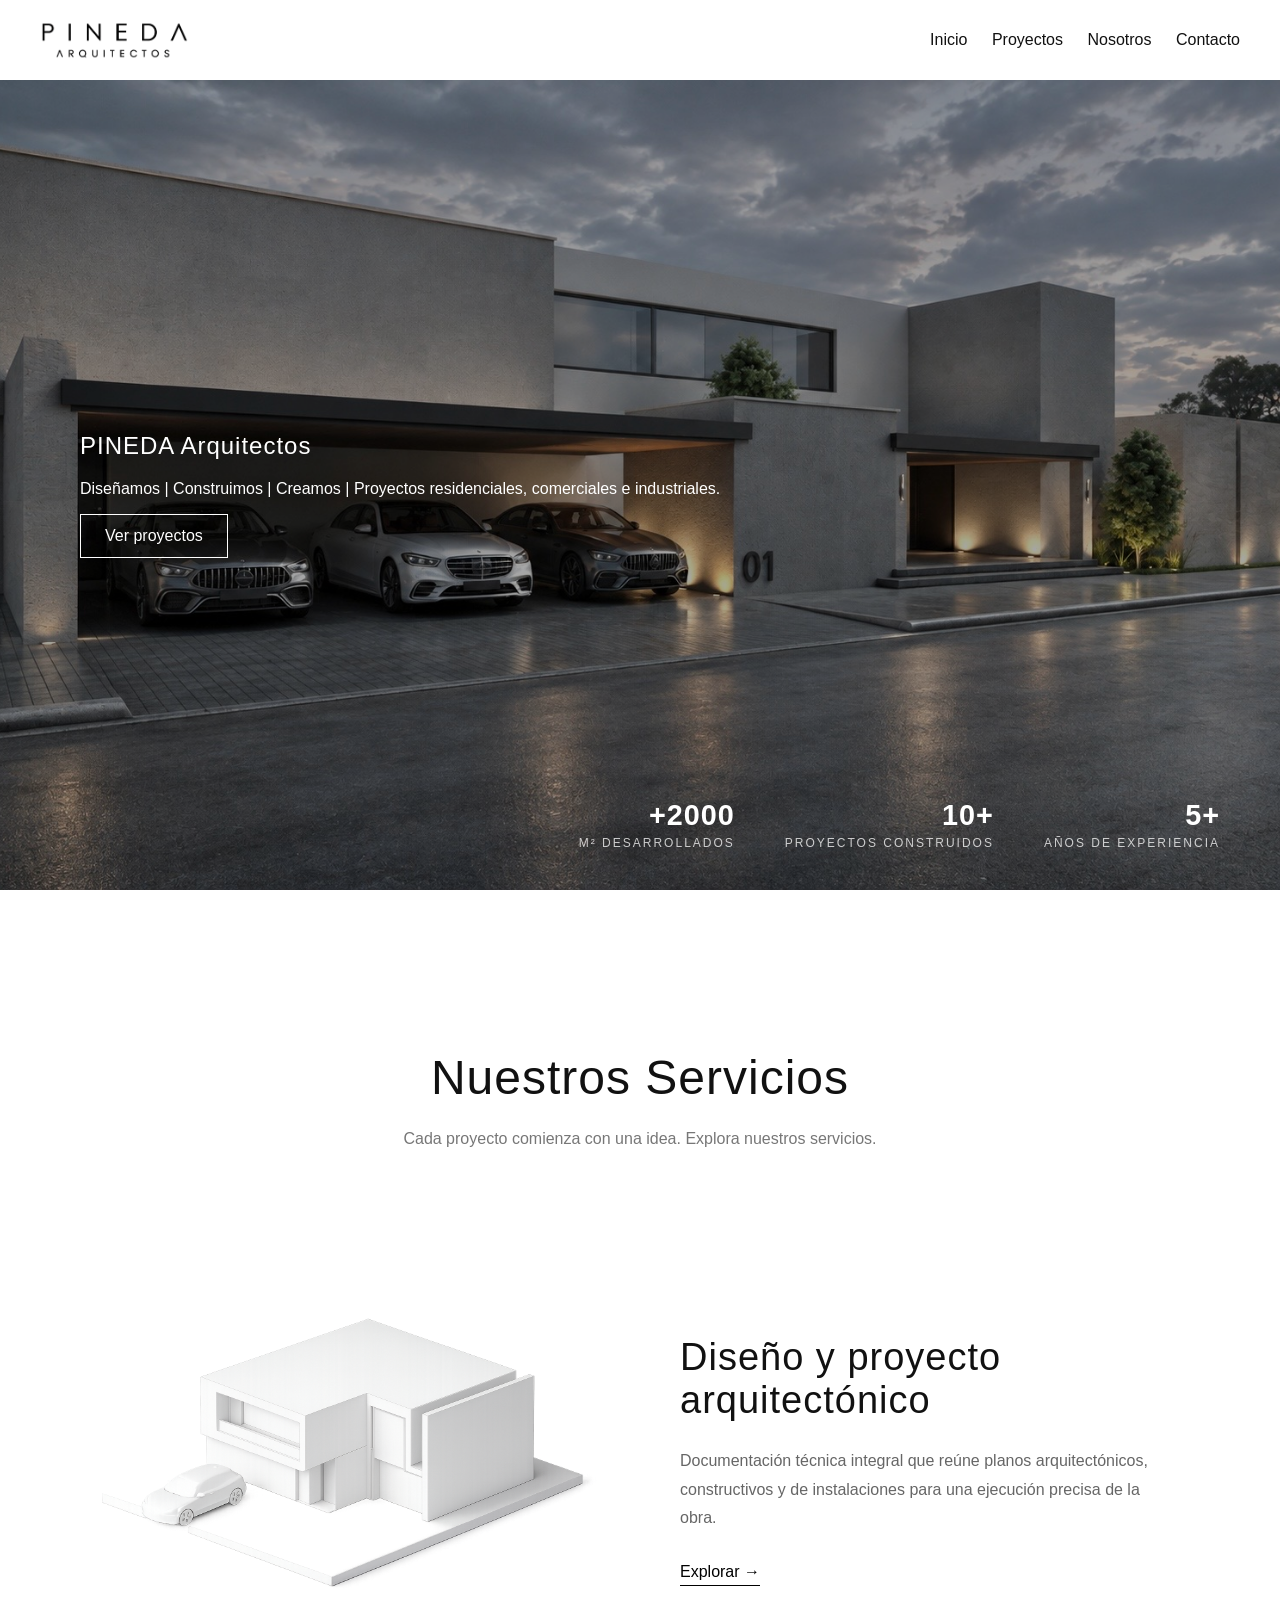
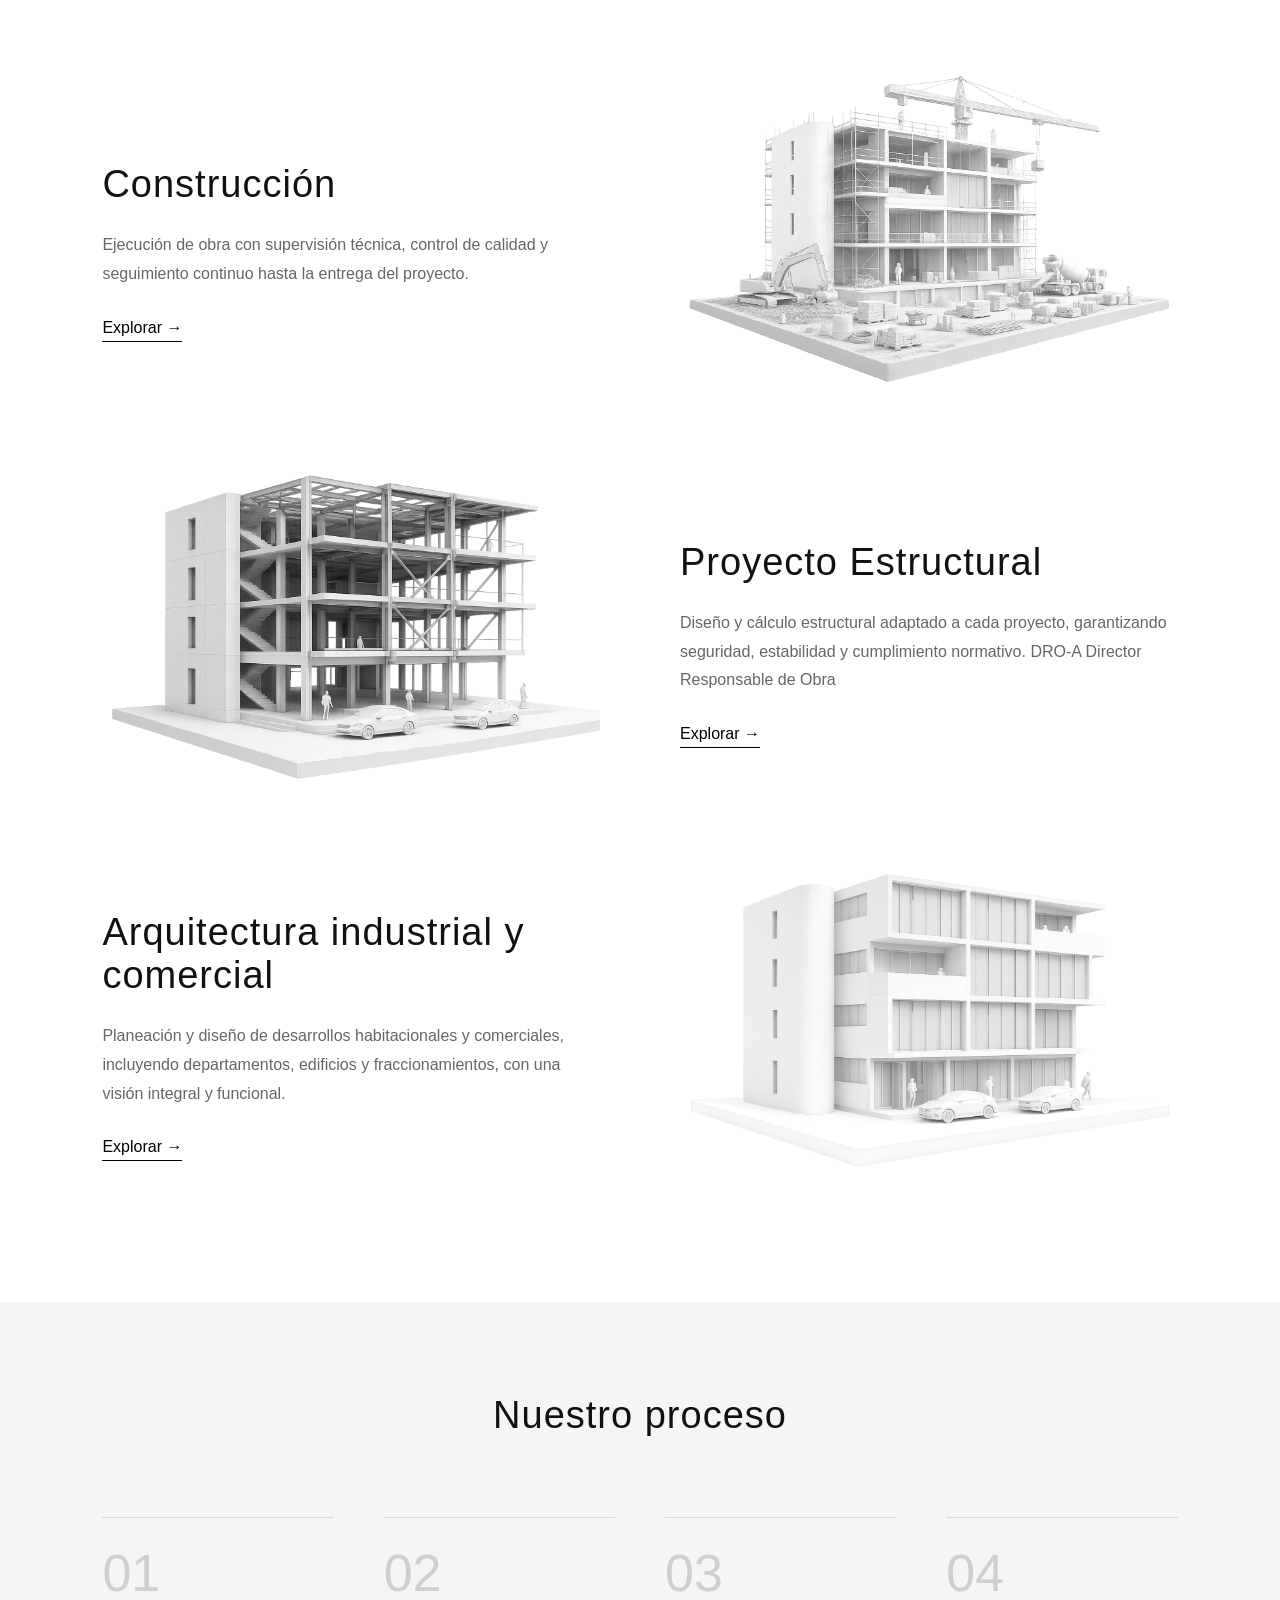
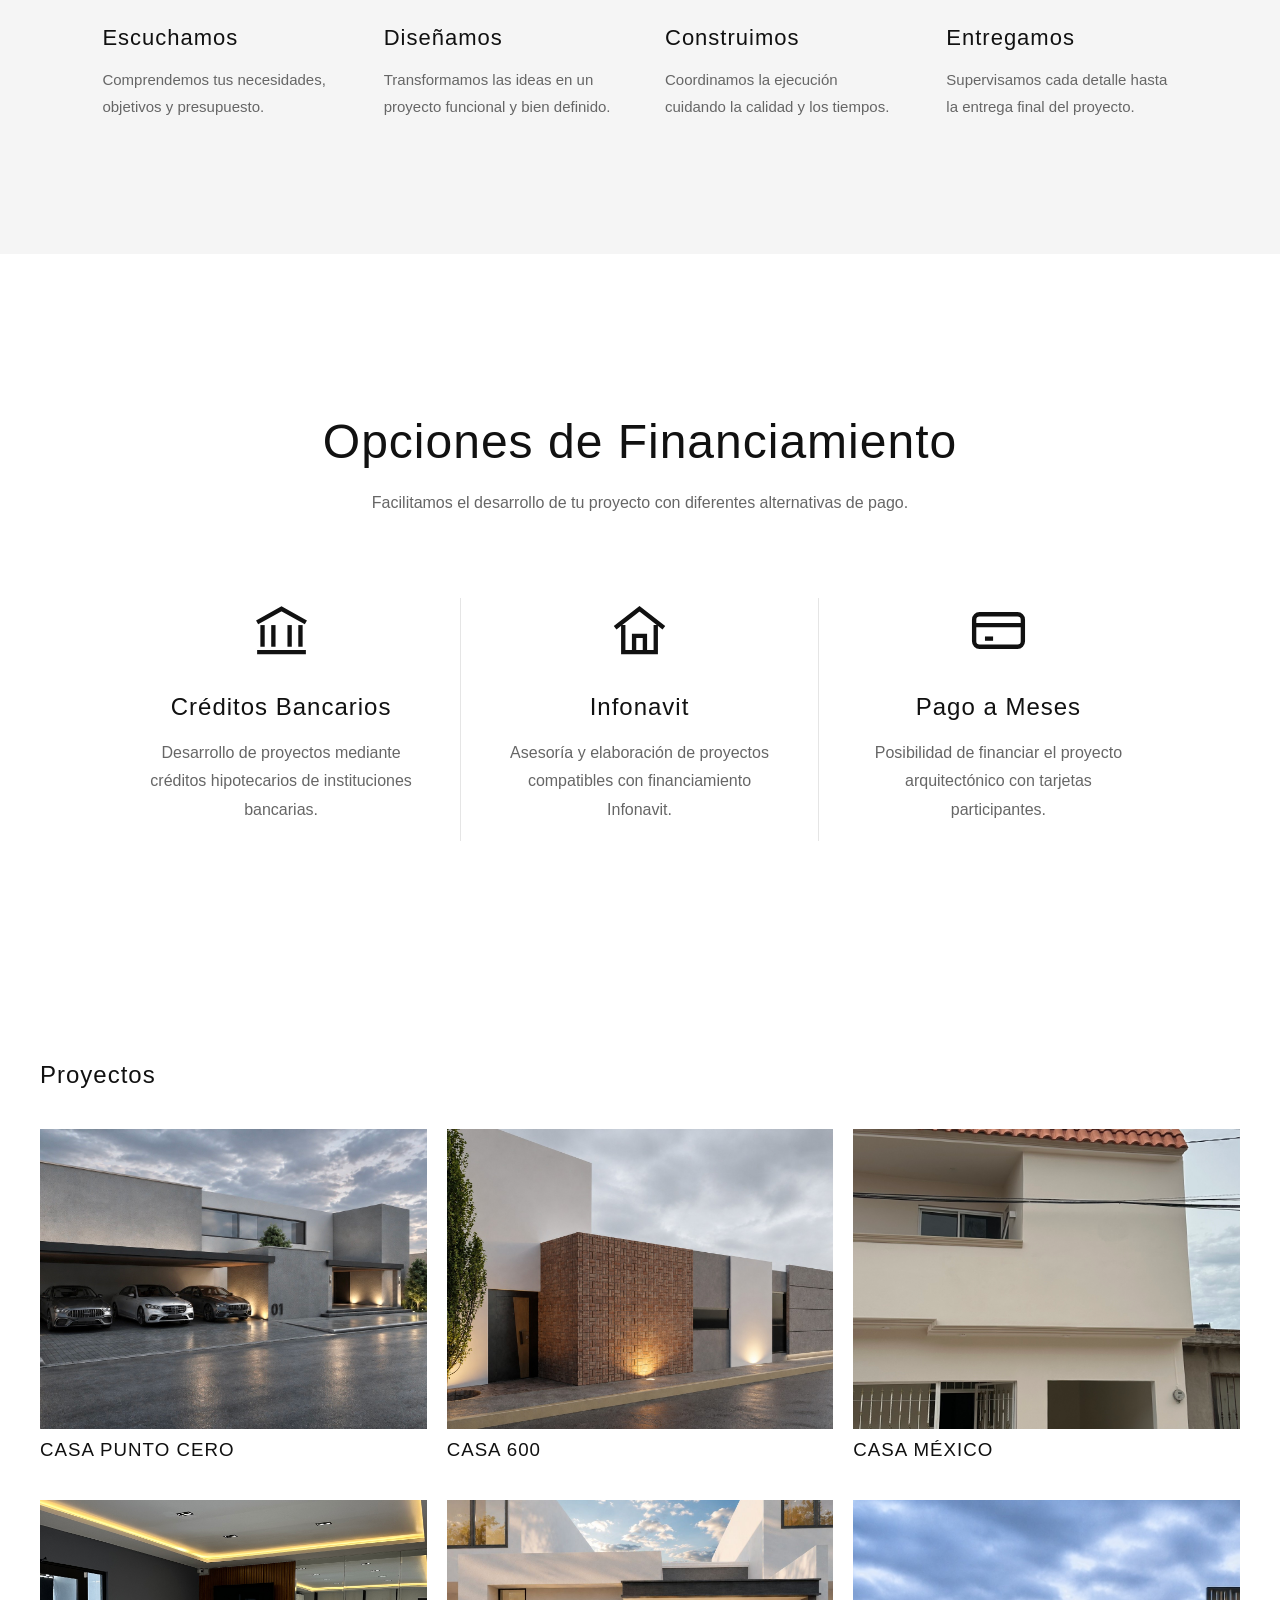
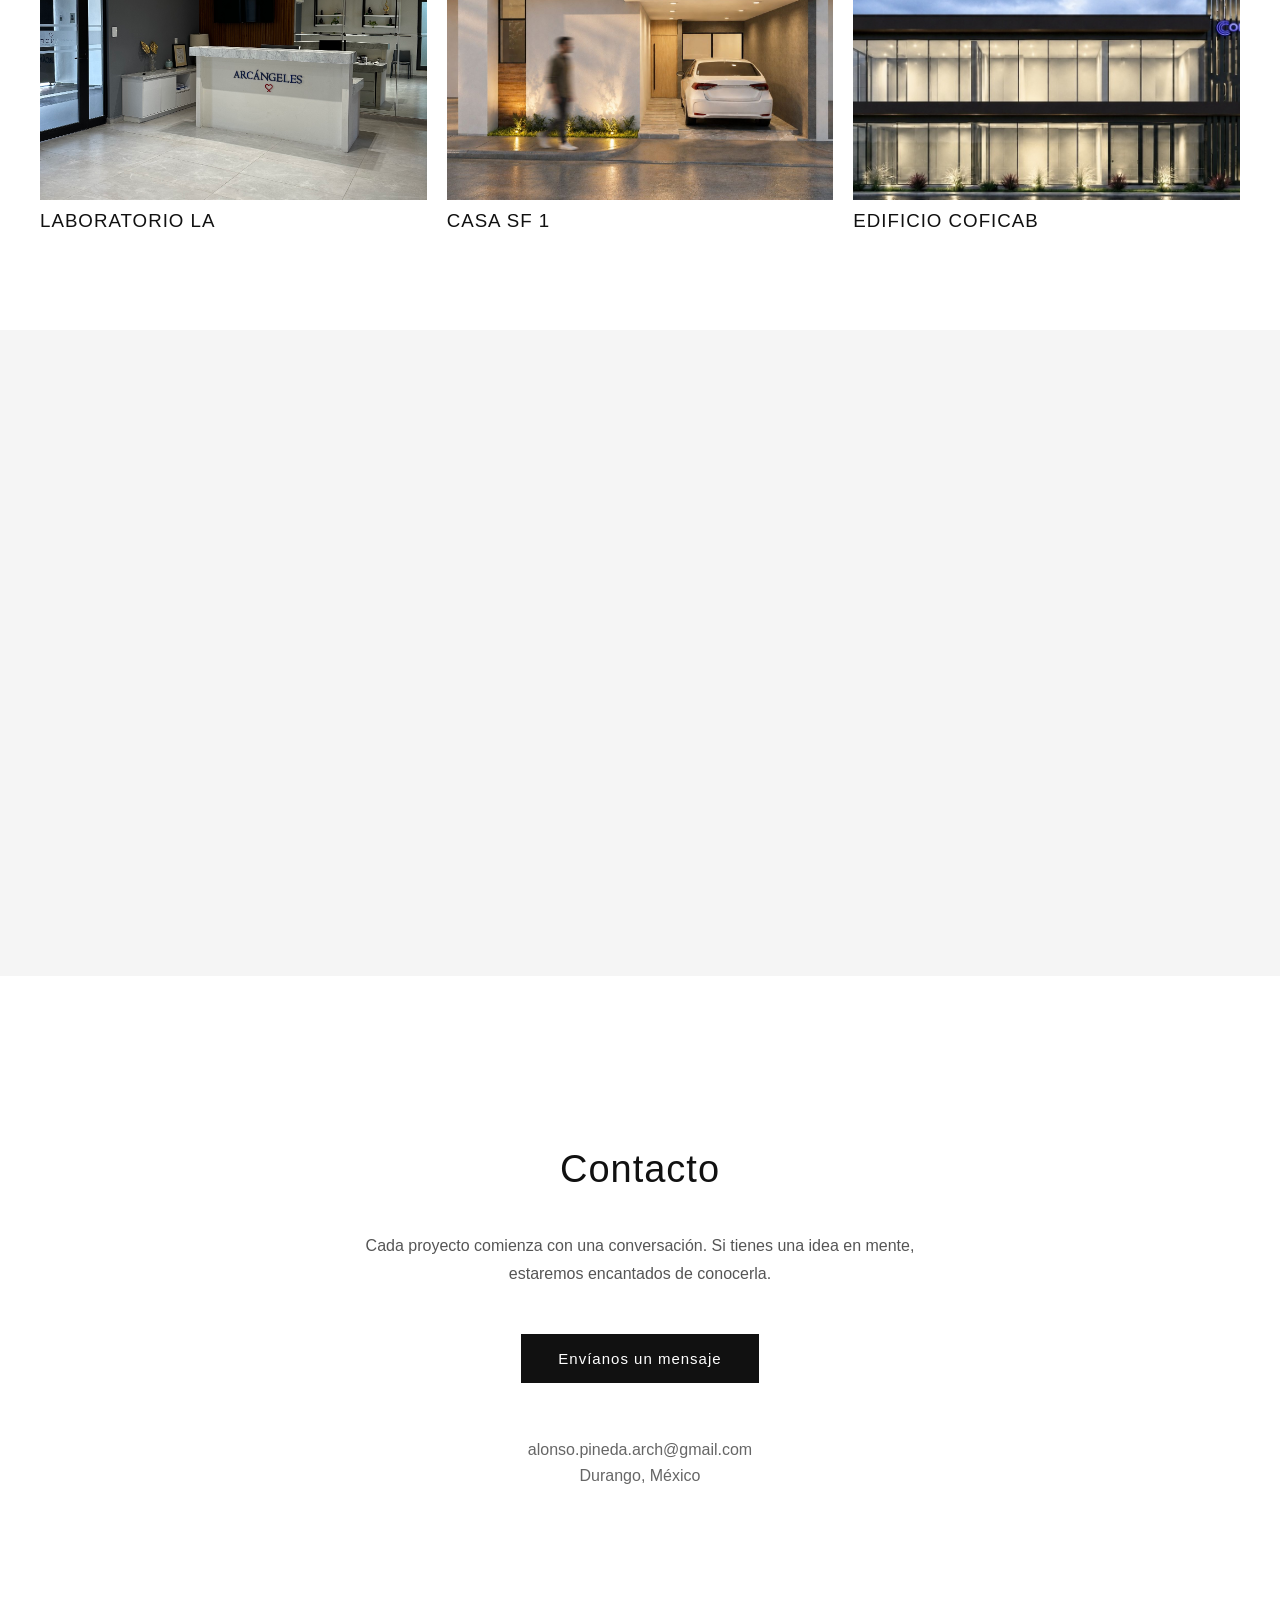
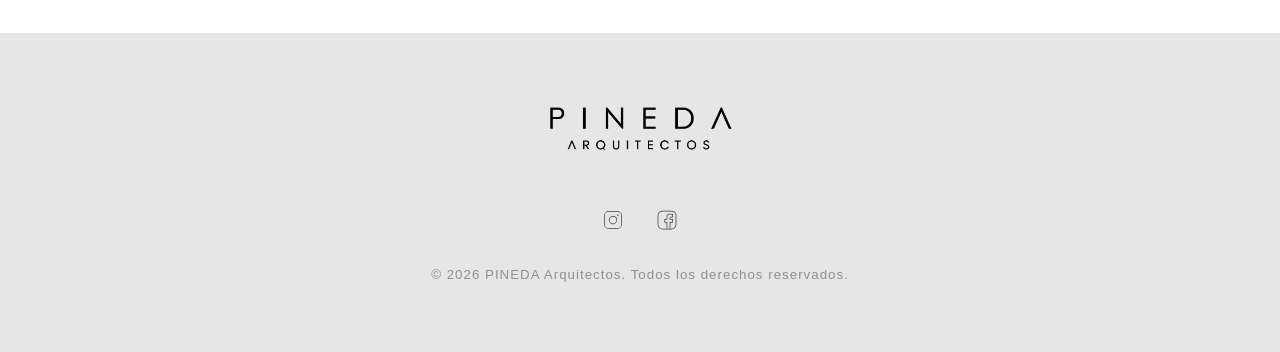
<file: index.html>
<!DOCTYPE html>
<html lang="es">
<head>
<meta charset="UTF-8">
<meta name="viewport" content="width=device-width, initial-scale=1.0">
<title>Pineda Arquitectos</title>
<link rel="stylesheet" href="styles.css">
<link rel="icon" href="assets/logo/logo2.png" type="image/png">
<link rel="icon" href="assets/logo/logo2.png" type="image/png">
<meta property="og:image" content="assets/images/preview.jpg">
<meta property="og:title" content="Pineda Arquitectos">
<meta property="og:description" content="Arquitectura contemporánea con identidad y precisión.">
</head>


<body>

<header>
<img src="assets/logo/logo.png" alt="Logo" class="logo">
<nav>
<a href="#inicio">Inicio</a>
<a href="#proyectos">Proyectos</a>
<a href="#nosotros">Nosotros</a>
<a href="#contacto">Contacto</a>
</nav>
</header>

<section class="hero anim-section">

    <div class="hero-slider">

        <div class="hero-slide active"
             style="background-image:url('assets/images/casap03.jpg')"></div>

        <div class="hero-slide"
             style="background-image:url('assets/images/casap02.jpg')"></div>

        <div class="hero-slide"
             style="background-image:url('assets/images/casap01.jpg')"></div>

        <div class="hero-slide"
             style="background-image:url('assets/images/casap04.jpg')"></div>

        <div class="hero-slide"
             style="background-image:url('assets/images/proyecto1.jpg')"></div>
             
        <div class="hero-slide"
             style="background-image:url('assets/images/edificio2.jpg')"></div>     

             
    </div>

    <div class="hero-overlay"></div>

    <div class="hero-content">
        <h1>PINEDA Arquitectos</h1>
        <p>Diseñamos | Construimos | Creamos | Proyectos residenciales, comerciales e industriales. </p>
        <a href="#proyectos" class="btn-hero">Ver proyectos</a>
    </div>

    <div class="hero-stats">
    <div class="stat">
        <span>+2000</span>
        <small>m² desarrollados</small>
    </div>

    <div class="stat">
        <span>10+</span>
        <small>Proyectos construidos</small>
    </div>

    <div class="stat">
        <span>5+</span>
        <small>Años de experiencia</small>
    </div>
</div>

</section>

<!-- ================= SERVICIOS ================= -->

<section id="servicios" class="servicios anim-section">
  

    <div class="servicios-titulo">

        <h2>Nuestros Servicios</h2>

        <p>
            Cada proyecto comienza con una idea. Explora nuestros servicios.
        
        </p>

    </div>

    <!-- SERVICIO 1 -->

    <div class="servicio reveal">

        <div class="servicio-imagen">
            <img src="assets/images/proyecto-ejecutivo.png" alt="Proyecto Arquitectónico">
        


        </div>

        <div class="servicio-info">

            <h3>Diseño y proyecto arquitectónico</h3>

            <p>
                Documentación técnica integral que reúne planos 
                arquitectónicos, constructivos y de instalaciones 
                para una ejecución precisa de la obra.
            </p>

            <a href="servicios/proyecto-arquitectonico.html">Explorar →</a>

        </div>

    </div>

    <!-- SERVICIO 2 -->

    <div class="servicio reverse reveal">

        <div class="servicio-imagen">

            <img src="assets/images/construccion.png" alt="Construcción">

        </div>

        <div class="servicio-info">

            <h3>Construcción</h3>

            <p>
                Ejecución de obra con supervisión técnica, 
                control de calidad y seguimiento continuo hasta 
                la entrega del proyecto.
            </p>

            <a href="servicios/construccion.html">Explorar →</a>

        </div>

    </div>

    <!-- SERVICIO 3 -->

    <div class="servicio reveal">

        <div class="servicio-imagen">

            <img src="assets/images/proyecto-estructural.png" alt="Remodelaciones">

        </div>

        <div class="servicio-info">

            <h3>Proyecto Estructural</h3>

            <p>
                Diseño y cálculo estructural adaptado a cada proyecto, 
                garantizando seguridad, estabilidad y cumplimiento 
                normativo.
                DRO-A Director Responsable de Obra
            </p>

            <a href="servicios/proyecto-estructural.html">Explorar →</a>

        </div>

    </div>

    <!-- SERVICIO 4 -->

    <div class="servicio reverse reveal">

        <div class="servicio-imagen">

            <img src="assets/images/desarrollo.png" alt="Desarrollo">

        </div>

        <div class="servicio-info">

            <h3>Arquitectura industrial y comercial</h3>

            <p>
                Planeación y diseño de desarrollos habitacionales y 
                comerciales, incluyendo departamentos, edificios y 
                fraccionamientos, con una visión integral y funcional.
            </p>

            <a href="servicios/desarrollo.html">Explorar →</a>

        </div>

    </div>

</section>


<section id="proceso" class="proceso anim-section">

<h2>Nuestro proceso</h2>

<div class="proceso-grid">

<div class="paso">
<span>01</span>
<h3>Escuchamos</h3>
<p>Comprendemos tus necesidades, objetivos y presupuesto.</p>
</div>

<div class="paso">
<span>02</span>
<h3>Diseñamos</h3>
<p>Transformamos las ideas en un proyecto funcional y bien definido.</p>
</div>

<div class="paso">
<span>03</span>
<h3>Construimos</h3>
<p>Coordinamos la ejecución cuidando la calidad y los tiempos.</p>
</div>

<div class="paso">
<span>04</span>
<h3>Entregamos</h3>
<p>Supervisamos cada detalle hasta la entrega final del proyecto.</p>
</div>

</div>

</section>

<!--==================================
        OPCIONES DE FINANCIAMIENTO
===================================-->

<section id="financiamiento" class="financiamiento anim-section">

    <div class="financiamiento-header">

        <h2>Opciones de Financiamiento</h2>

        <p>
            Facilitamos el desarrollo de tu proyecto con diferentes alternativas de pago.
        </p>

    </div>

    <div class="financiamiento-grid">

        <!-- Banco -->

        <div class="financiamiento-item">

            <div class="icono">

                <svg viewBox="0 0 24 24" fill="none" stroke="currentColor" stroke-width="1.6">

                    <path d="M3 9L12 4L21 9"/>
                    <path d="M5 10V18"/>
                    <path d="M9 10V18"/>
                    <path d="M15 10V18"/>
                    <path d="M19 10V18"/>
                    <path d="M3 20H21"/>

                </svg>

            </div>

            <h3>Créditos Bancarios</h3>

            <p>
                Desarrollo de proyectos mediante créditos hipotecarios de instituciones bancarias.
            </p>

        </div>

        <!-- Infonavit -->

        <div class="financiamiento-item">

            <div class="icono">

                <svg viewBox="0 0 24 24" fill="none" stroke="currentColor" stroke-width="1.6">

                    <path d="M3 11L12 4L21 11"/>
                    <path d="M6 10V20H18V10"/>
                    <path d="M10 20V14H14V20"/>

                </svg>

            </div>

            <h3>Infonavit</h3>

            <p>
                Asesoría y elaboración de proyectos compatibles con financiamiento Infonavit.
            </p>

        </div>

        <!-- Tarjetas -->

        <div class="financiamiento-item">

            <div class="icono">

                <svg viewBox="0 0 24 24" fill="none" stroke="currentColor" stroke-width="1.6">

                    <rect x="3" y="6" width="18" height="12" rx="2"/>
                    <path d="M3 10H21"/>
                    <path d="M7 15H10"/>

                </svg>

            </div>

            <h3>Pago a Meses</h3>

            <p>
                Posibilidad de financiar el proyecto arquitectónico con tarjetas participantes.
            </p>

        </div>

    </div>

</section>

<section id="proyectos" class="proyectos anim-section">
<h2>Proyectos</h2>

<div class="grid-proyectos anim-section">

<div class="proyecto">
<a href="Proyectos/Casa Puntocero.html">
<img src="assets/images/casap03.jpg">
<h3>CASA PUNTO CERO </h3>
</a>
</div>

<div class="proyecto">
<a href="Proyectos/Casa 600.html">
<img src="assets/images/proyecto1.jpg">
<h3>CASA 600</h3>
</a>
</div>

<div class="proyecto">
<a href="Proyectos/Casa Mexico.html">
<img src="assets/images/casamexico5.jpeg">
<h3>CASA MÉXICO
</h3>
</a>
</div>

<div class="proyecto">
<a href="Proyectos/Laboratorio LA.html">
<img src="assets/images/la6.jpeg">
<h3>LABORATORIO LA</h3>
</a>
</div>

<div class="proyecto">
<a href="Proyectos/Casa SF1.html">
<img src="assets/images/casasf3.jpg">
<h3>CASA SF 1</h3>
</a>
</div>

<div class="proyecto">
<a href="Proyectos/Edificio C.html">
<img src="assets/images/edificio2.jpg">
<h3>EDIFICIO COFICAB</h3>
</a>
</div>

</div>
</section>



<section id="nosotros" class="nosotros anim-section">

<div class="perfil-arquitecto">

<img src="assets/images/arquitecto.jpg" alt="Arq. Alonso Pineda" class="img-arquitecto">

<h3>Arq. Alonso Pineda</h3>
</div>


<div class="nosotros-content">

<h2>Nosotros</h2>

<p>
En Pineda Arquitectos contamos con una sólida experiencia en el diseño y desarrollo de proyectos residenciales, comerciales e industriales. A lo largo de nuestra trayectoria hemos perfeccionado nuestros procesos y fortalecido nuestras capacidades para proyectar, coordinar y ejecutar obras de alta calidad, abarcando supervisión de estructuras, instalaciones, acabados y la dirección de equipos de trabajo para garantizar el cumplimiento de los objetivos en tiempo, calidad y presupuesto.
</p>

<p>
Con más de 2,000 m² desarrollados, respaldamos cada proyecto con experiencia, compromiso y atención al detalle. Nuestro enfoque combina diseño, funcionalidad y excelencia constructiva para crear espacios que responden a las necesidades de cada cliente y aportan un valor duradero.
</p>


<p class="frase-arquitecto">
“La arquitectura tiene el poder de transformar tu día a día”
</p>

</div>

</section>

<section id="contacto" class="contacto anim-section">

<div class="contacto-contenido">

<h2>Contacto</h2>

<p class="contacto-texto">
Cada proyecto comienza con una conversación.
Si tienes una idea en mente, estaremos encantados de conocerla.
</p>

<a class="whatsapp-btn"
href="https://wa.me/526182062588?text=Hola,%20me%20interesa%20recibir%20información%20sobre%20un%20proyecto%20arquitectónico."
target="_blank">

<span>Envíanos un mensaje</span>

</a>

<div class="contacto-info">

<p>alonso.pineda.arch@gmail.com</p>

<p>Durango, México</p>

</div>

</div>

</section>

<script>
document.addEventListener("DOMContentLoaded", () => {

const sections = document.querySelectorAll(".anim-section");

const observer = new IntersectionObserver((entries) => {
entries.forEach(entry => {
if (entry.isIntersecting) {
entry.target.classList.add("visible");
}
});
}, {
threshold: 0.15
});

sections.forEach(sec => observer.observe(sec));

});
</script>

<footer>

<img src="assets/logo/logo.png" class="footer-logo" alt="Pineda Arquitectos">


<div class="footer-redes">

<a href="https://www.instagram.com/pineda.arquitectos/" target="_blank">
<img src="assets/images/instagram.svg" alt="Instagram">
</a>

<a href="https://www.facebook.com/pinedaarquitectos" target="_blank">
<img src="assets/images/facebook.svg" alt="Facebook">
</a>

</div>

<small>© 2026 PINEDA Arquitectos. Todos los derechos reservados.</small>

</footer>

<script>
document.addEventListener("DOMContentLoaded", () => {

  document.querySelectorAll('.proyecto a').forEach(link => {
    link.addEventListener('click', function (e) {
      e.preventDefault();

      const url = this.href;

      document.body.classList.add('fade-out');

      setTimeout(() => {
        window.location.href = url;
      }, 500);
    });
  });

});
</script>

<script>
window.addEventListener("pageshow", function (event) {
  document.body.classList.remove("fade-out");
});
</script>

<script>

const heroSlides = document.querySelectorAll(".hero-slide");

let heroIndex = 0;

setInterval(()=>{

heroSlides[heroIndex].classList.remove("active");

heroIndex++;

if(heroIndex >= heroSlides.length){
heroIndex = 0;
}

heroSlides[heroIndex].classList.add("active");

},7000);

</script>

<script>

const servicios = document.querySelectorAll(".reveal");

const observer = new IntersectionObserver((entries)=>{

    entries.forEach(entry=>{

        if(entry.isIntersecting){

            entry.target.classList.add("active");

        }

    });

},{
    threshold:0.25
});

servicios.forEach(servicio=>{

    observer.observe(servicio);

});

</script>

<script>
if ('scrollRestoration' in history) {
    history.scrollRestoration = 'manual';
}

window.addEventListener('load', () => {
    window.scrollTo(0, 0);
});
</script>

</body>
</html>
</file>
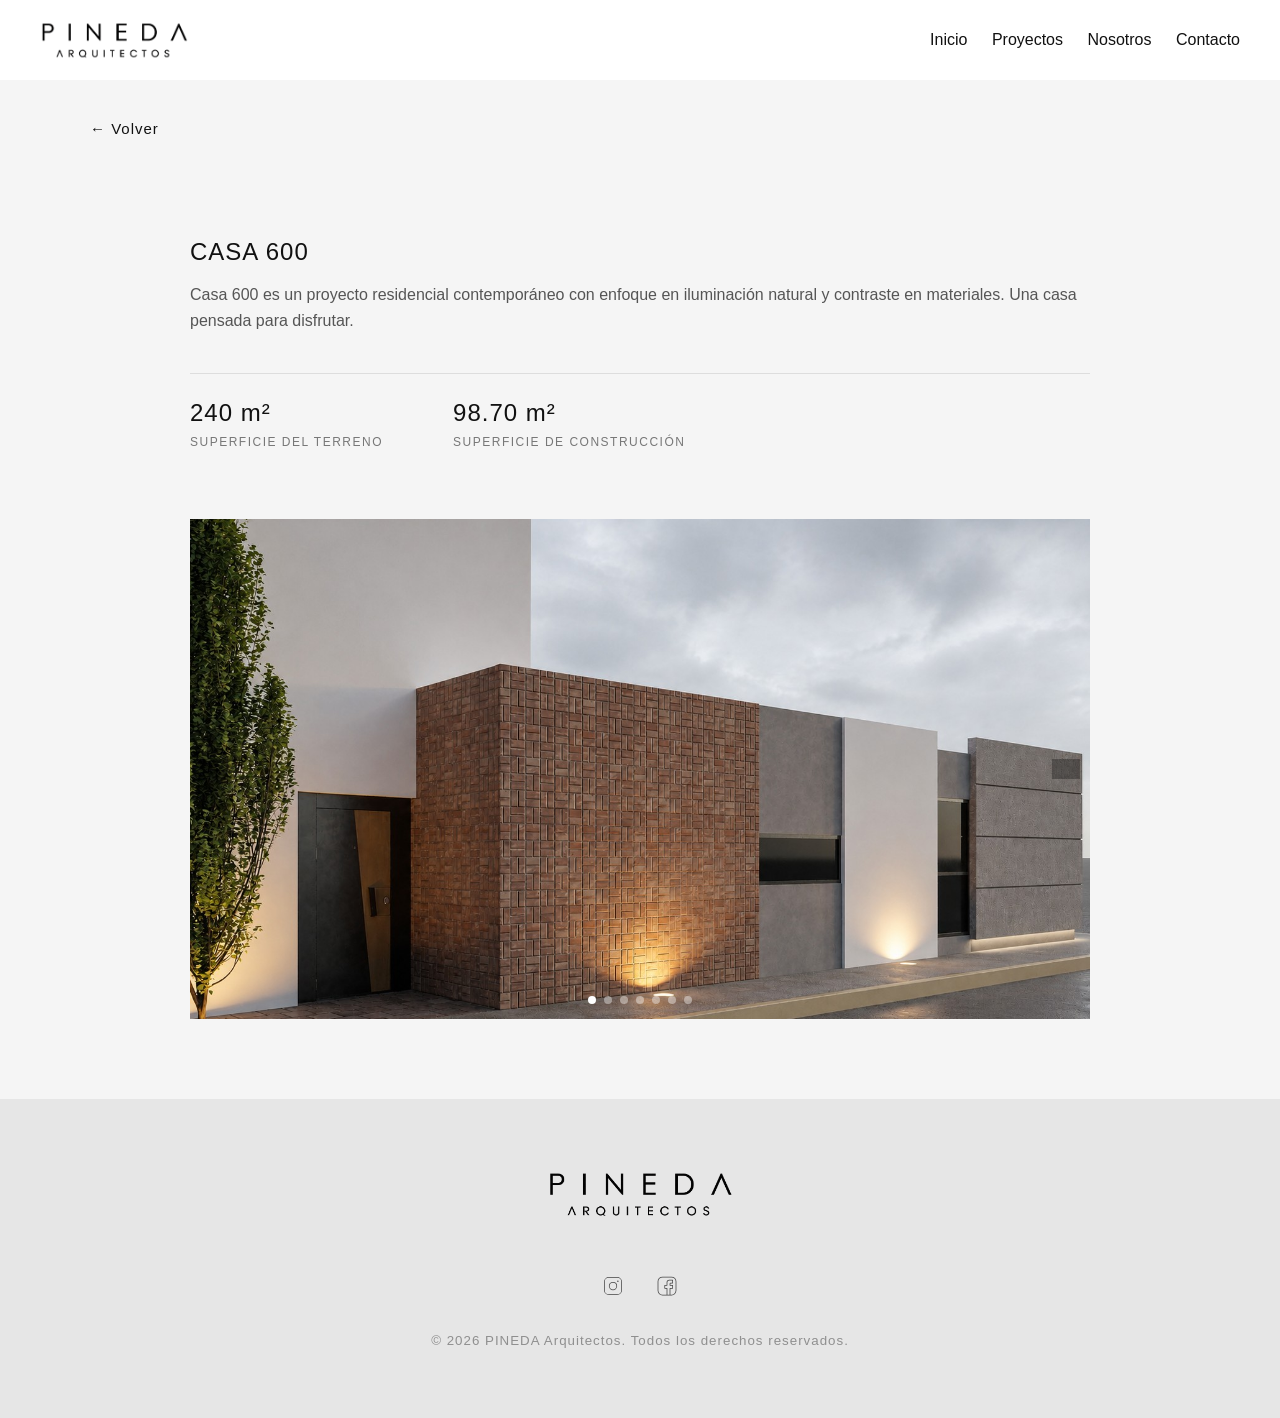
<file: Proyectos/Casa 600.html>
<!DOCTYPE html>
<html lang="es">
<head>
<meta charset="UTF-8">
<title>CASA 600</title>
<link rel="stylesheet" href="../styles.css">
<link rel="icon" href="../assets/logo/logo2.png" type="image/png">
<link rel="icon" href="../assets/logo/logo2.png" type="image/png">
</head>

<body>

<header>

<img src="../assets/logo/logo.png" alt="Logo" class="logo">

<nav>
<a href="../index.html#inicio">Inicio</a>
<a href="../index.html#proyectos">Proyectos</a>
<a href="../index.html#nosotros">Nosotros</a>
<a href="../index.html#contacto">Contacto</a>
</nav>

</header>

<section class="volver">

<a href="../index.html" class="btn-volver">
← Volver
</a>

</section>

<section class="proyecto-detalle">

<h1>CASA 600</h1>

<p>
Casa 600 es un proyecto residencial contemporáneo con enfoque en iluminación natural y contraste en materiales. Una casa pensada para disfrutar.
</p>

<div class="datos-proyecto">

<div class="dato">
    <strong>240 m²</strong>
    <span>Superficie del terreno</span>
</div>

<div class="dato">
    <strong>98.70 m²</strong>
    <span>Superficie de construcción</span>
</div>

</div>

<div class="slider">
    <button class="prev"></button>
    <div class="slides-wrapper">

<img class="slide active" src="../assets/images/proyecto1.jpg" alt="">
<img class="slide" src="../assets/images/proyecto2.jpg" alt="">
<img class="slide" src="../assets/images/proyecto4.jpg" alt="">
<img class="slide" src="../assets/images/proyecto5.jpg" alt="">
<img class="slide" src="../assets/images/proyecto7.jpg" alt="">
<img class="slide" src="../assets/images/proyecto8.jpg" alt="">
<img class="slide" src="../assets/images/plantaarq.jpg" alt="">




</div>

<button class="next"></button>

<!-- indicadores -->
 <div class="dots"></div>

</div>

</section>

<footer>

<img src="../assets/logo/logo.png" class="footer-logo" alt="Pineda Arquitectos">


<div class="footer-redes">

<a href="https://www.instagram.com/pineda.arquitectos/" target="_blank">
<img src="../assets/images/instagram.svg" alt="Instagram">
</a>

<a href="https://www.facebook.com/pinedaarquitectos" target="_blank">
<img src="../assets/images/facebook.svg" alt="Facebook">
</a>

</div>

<small>© 2026 PINEDA Arquitectos. Todos los derechos reservados.</small>

</footer>

<script>
document.addEventListener("DOMContentLoaded", () => {

const slides = document.querySelectorAll(".slide");
const prev = document.querySelector(".prev");
const next = document.querySelector(".next");
const dotsContainer = document.querySelector(".dots");

let index = 0;

// Crear dots
slides.forEach((_, i) => {
const dot = document.createElement("div");
dot.classList.add("dot");
dotsContainer.appendChild(dot);

dot.addEventListener("click", () => {
index = i;
updateSlider();
});
});

const dots = document.querySelectorAll(".dot");

function updateSlider() {
slides.forEach(s => s.classList.remove("active"));
dots.forEach(d => d.classList.remove("active"));

slides[index].classList.add("active");
dots[index].classList.add("active");
}

function nextSlide() {
index = (index + 1) % slides.length;
updateSlider();
}

function prevSlideFn() {
index = (index - 1 + slides.length) % slides.length;
updateSlider();
}

next.addEventListener("click", nextSlide);
prev.addEventListener("click", prevSlideFn);

// SWIPE móvil
let startX = 0;

document.querySelector(".slider").addEventListener("touchstart", e => {
startX = e.touches[0].clientX;
});

document.querySelector(".slider").addEventListener("touchend", e => {
let endX = e.changedTouches[0].clientX;

if (startX - endX > 50) nextSlide();
if (endX - startX > 50) prevSlideFn();
});

updateSlider();

});
</script>


</body>
</html>
</file>
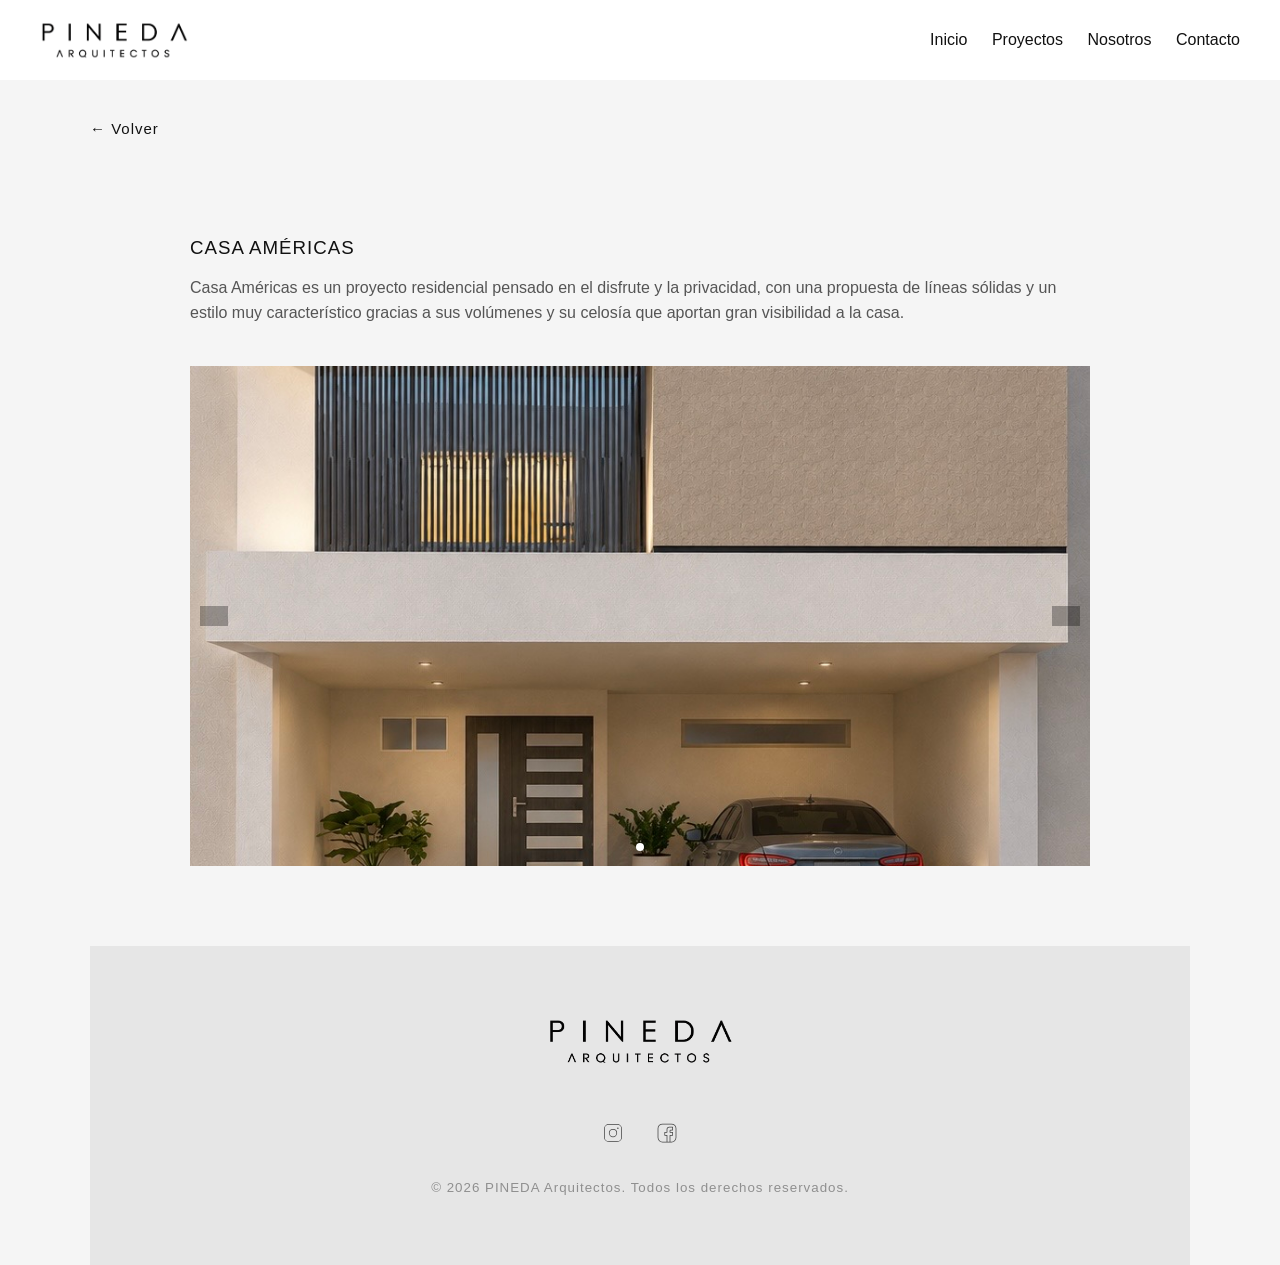
<file: Proyectos/Casa Americas.html>
<!DOCTYPE html>
<html lang="es">
<head>
<meta charset="UTF-8">
<title>CASA 600</title>
<link rel="stylesheet" href="../styles.css">
<link rel="icon" href="../assets/logo/logo2.png" type="image/png">
<link rel="icon" href="../assets/logo/logo2.png" type="image/png">
</head>

<body>

<header>

<img src="../assets/logo/logo.png" alt="Logo" class="logo">

<nav>
<a href="../index.html#inicio">Inicio</a>
<a href="../index.html#proyectos">Proyectos</a>
<a href="../index.html#nosotros">Nosotros</a>
<a href="../index.html#contacto">Contacto</a>
</nav>

</header>

<section class="volver">

<a href="../index.html" class="btn-volver">
← Volver
</a>

<section class="proyecto-detalle">

<h1>CASA AMÉRICAS</h1>

<p>
Casa Américas es un proyecto residencial pensado en el disfrute y la privacidad, con una propuesta de líneas sólidas y un estilo muy característico gracias a sus volúmenes y su celosía que aportan gran visibilidad a la casa.
</p>


<div class="slider">
    <button class="prev"></button>
    <div class="slides-wrapper">

<img class="slide active" src="../assets/images/casaamericas1.jpg" alt="">





</div>

<button class="next"></button>

<!-- indicadores -->
 <div class="dots"></div>

</div>

</section>

<footer>

<img src="../assets/logo/logo.png" class="footer-logo" alt="Pineda Arquitectos">


<div class="footer-redes">

<a href="https://www.instagram.com/pineda.arquitectos/" target="_blank">
<img src="../assets/images/instagram.svg" alt="Instagram">
</a>

<a href="https://www.facebook.com/pinedaarquitectos" target="_blank">
<img src="../assets/images/facebook.svg" alt="Facebook">
</a>

</div>

<small>© 2026 PINEDA Arquitectos. Todos los derechos reservados.</small>

</footer>

<script>
document.addEventListener("DOMContentLoaded", () => {

const slides = document.querySelectorAll(".slide");
const prev = document.querySelector(".prev");
const next = document.querySelector(".next");
const dotsContainer = document.querySelector(".dots");

let index = 0;

// Crear dots
slides.forEach((_, i) => {
const dot = document.createElement("div");
dot.classList.add("dot");
dotsContainer.appendChild(dot);

dot.addEventListener("click", () => {
index = i;
updateSlider();
});
});

const dots = document.querySelectorAll(".dot");

function updateSlider() {
slides.forEach(s => s.classList.remove("active"));
dots.forEach(d => d.classList.remove("active"));

slides[index].classList.add("active");
dots[index].classList.add("active");
}

function nextSlide() {
index = (index + 1) % slides.length;
updateSlider();
}

function prevSlideFn() {
index = (index - 1 + slides.length) % slides.length;
updateSlider();
}

next.addEventListener("click", nextSlide);
prev.addEventListener("click", prevSlideFn);

// SWIPE móvil
let startX = 0;

document.querySelector(".slider").addEventListener("touchstart", e => {
startX = e.touches[0].clientX;
});

document.querySelector(".slider").addEventListener("touchend", e => {
let endX = e.changedTouches[0].clientX;

if (startX - endX > 50) nextSlide();
if (endX - startX > 50) prevSlideFn();
});

updateSlider();

});
</script>


</body>
</html>
</file>
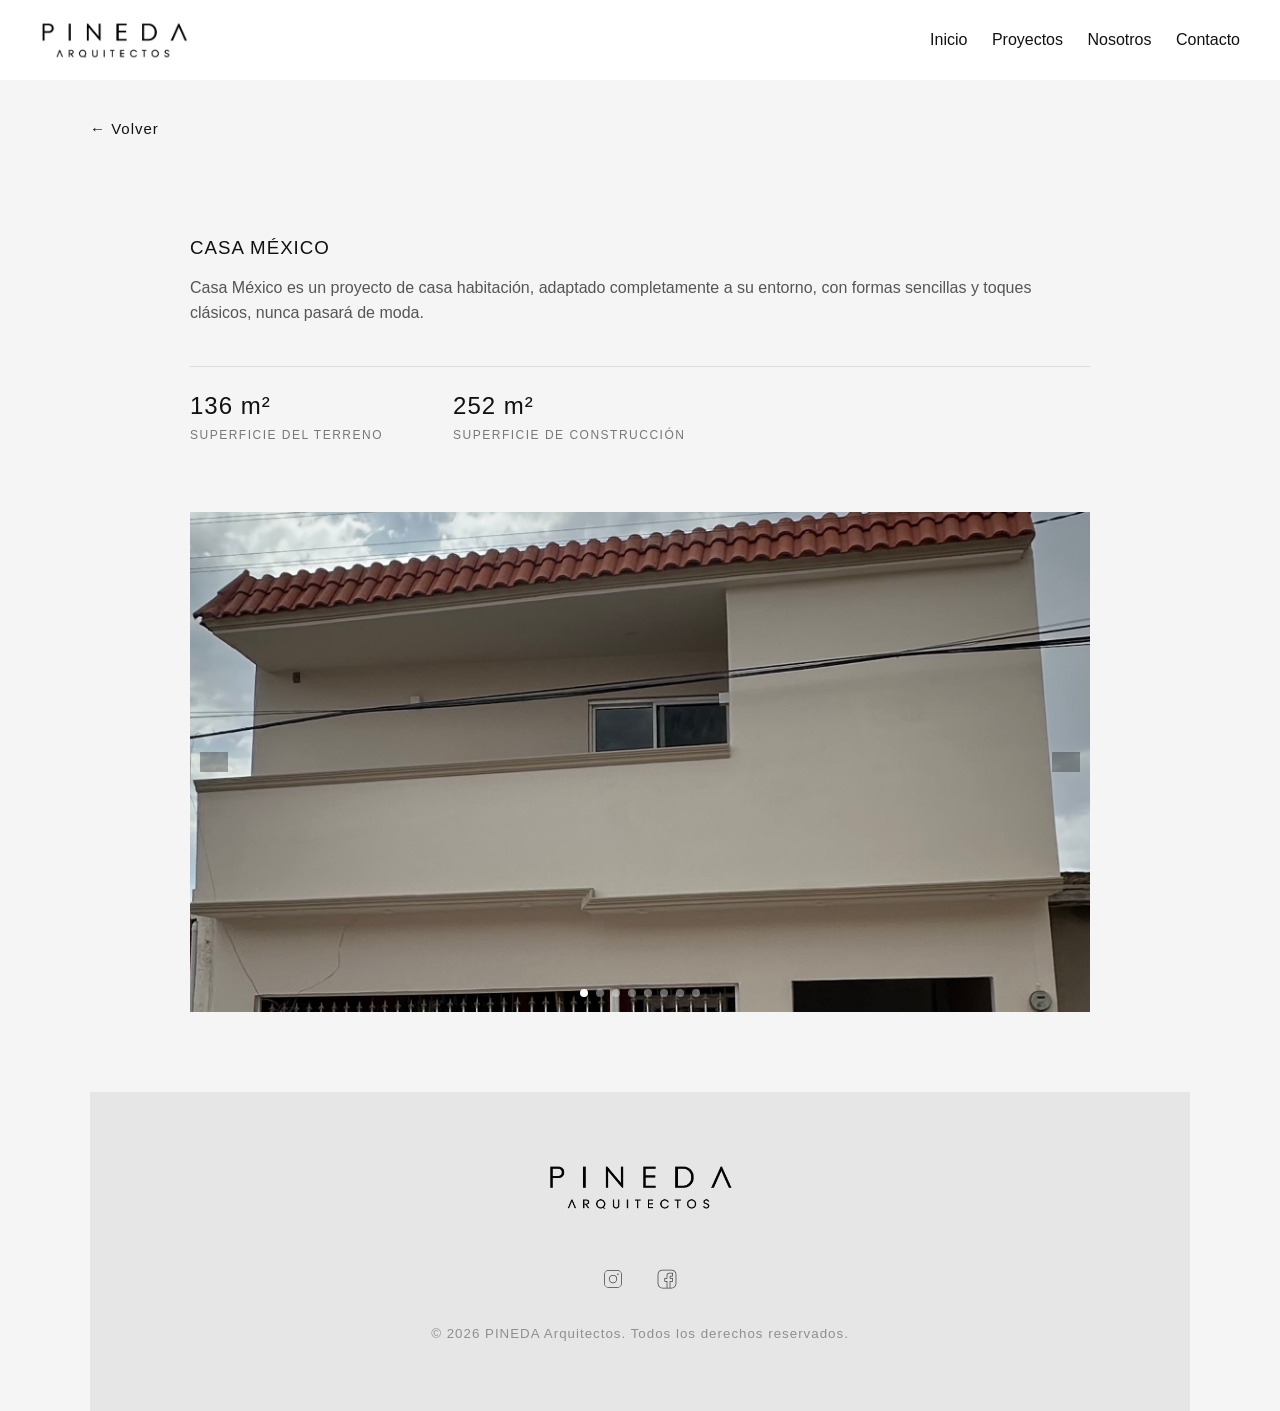
<file: Proyectos/Casa Mexico.html>
<!DOCTYPE html>
<html lang="es">
<head>
<meta charset="UTF-8">
<title>CASA MÉXICO</title>
<link rel="stylesheet" href="../styles.css">
<link rel="icon" href="../assets/logo/logo2.png" type="image/png">
<link rel="icon" href="../assets/logo/logo2.png" type="image/png">
</head>

<body>

<header>

<img src="../assets/logo/logo.png" alt="Logo" class="logo">

<nav>
<a href="../index.html#inicio">Inicio</a>
<a href="../index.html#proyectos">Proyectos</a>
<a href="../index.html#nosotros">Nosotros</a>
<a href="../index.html#contacto">Contacto</a>
</nav>

</header>

<section class="volver">

<a href="../index.html" class="btn-volver">
← Volver
</a>

<section class="proyecto-detalle">

<h1>CASA MÉXICO</h1>

<p>
Casa México es un proyecto de casa habitación, adaptado completamente a su entorno, con formas sencillas y toques clásicos, nunca pasará de moda.

<div class="datos-proyecto">

<div class="dato">
    <strong>136 m²</strong>
    <span>Superficie del terreno</span>
</div>

<div class="dato">
    <strong>252 m²</strong>
    <span>Superficie de construcción</span>
</div>

</div>

<div class="slider">
    <button class="prev"></button>
    <div class="slides-wrapper">

<img class="slide active" src="../assets/images/casamexico6.jpeg" alt="">
<img class="slide" src="../assets/images/casamexico2.jpeg" alt="">
<img class="slide" src="../assets/images/casamexico3.jpg" alt="">
<img class="slide" src="../assets/images/casamexico4.jpg" alt="">
<img class="slide" src="../assets/images/casamexico5.jpeg" alt="">
<img class="slide" src="../assets/images/casamexico7.jpeg" alt="">
<img class="slide" src="../assets/images/casamexico8.jpeg" alt="">
<img class="slide" src="../assets/images/casamexico9.jpeg" alt="">


</div>

<button class="next"></button>

<!-- indicadores -->
 <div class="dots"></div>

</div>

</section>

<footer>

<img src="../assets/logo/logo.png" class="footer-logo" alt="Pineda Arquitectos">


<div class="footer-redes">

<a href="https://www.instagram.com/pineda.arquitectos/" target="_blank">
<img src="../assets/images/instagram.svg" alt="Instagram">
</a>

<a href="https://www.facebook.com/pinedaarquitectos" target="_blank">
<img src="../assets/images/facebook.svg" alt="Facebook">
</a>

</div>

<small>© 2026 PINEDA Arquitectos. Todos los derechos reservados.</small>

</footer>

<script>
document.addEventListener("DOMContentLoaded", () => {

const slides = document.querySelectorAll(".slide");
const prev = document.querySelector(".prev");
const next = document.querySelector(".next");
const dotsContainer = document.querySelector(".dots");

let index = 0;

// Crear dots
slides.forEach((_, i) => {
const dot = document.createElement("div");
dot.classList.add("dot");
dotsContainer.appendChild(dot);

dot.addEventListener("click", () => {
index = i;
updateSlider();
});
});

const dots = document.querySelectorAll(".dot");

function updateSlider() {
slides.forEach(s => s.classList.remove("active"));
dots.forEach(d => d.classList.remove("active"));

slides[index].classList.add("active");
dots[index].classList.add("active");
}

function nextSlide() {
index = (index + 1) % slides.length;
updateSlider();
}

function prevSlideFn() {
index = (index - 1 + slides.length) % slides.length;
updateSlider();
}

next.addEventListener("click", nextSlide);
prev.addEventListener("click", prevSlideFn);

// SWIPE móvil
let startX = 0;

document.querySelector(".slider").addEventListener("touchstart", e => {
startX = e.touches[0].clientX;
});

document.querySelector(".slider").addEventListener("touchend", e => {
let endX = e.changedTouches[0].clientX;

if (startX - endX > 50) nextSlide();
if (endX - startX > 50) prevSlideFn();
});

updateSlider();

});
</script>


</body>
</html>
</file>
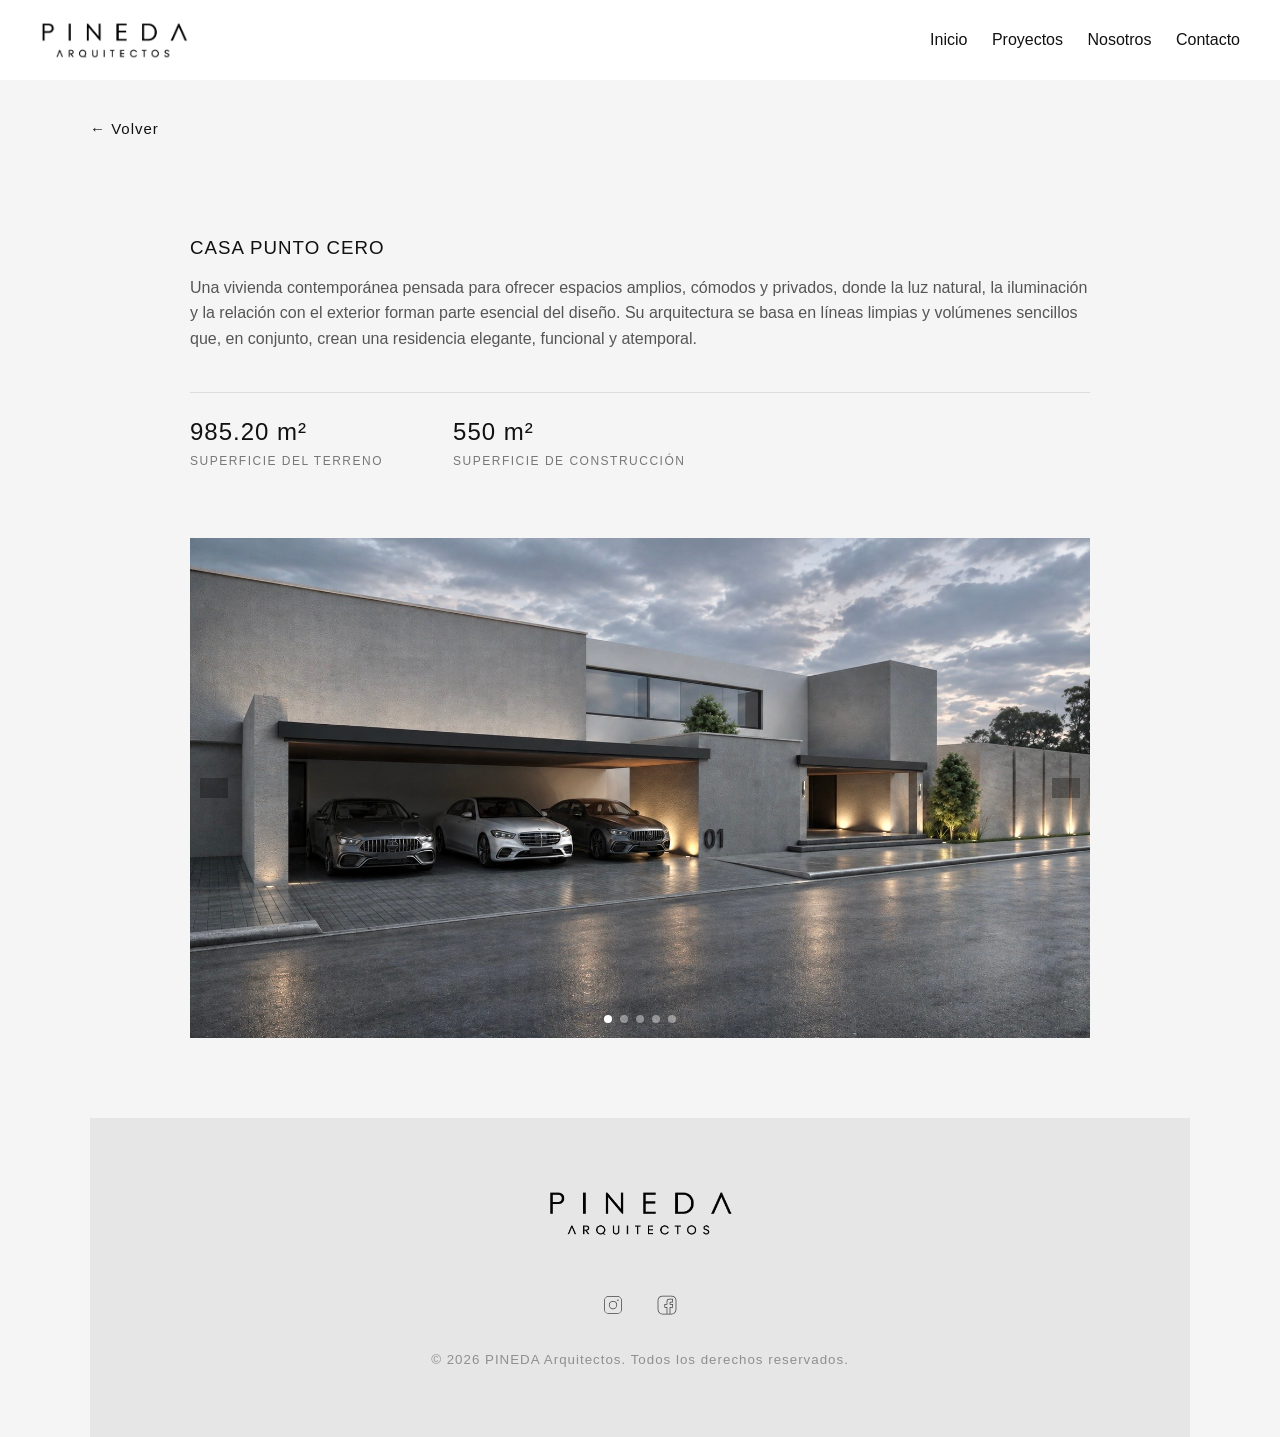
<file: Proyectos/Casa Puntocero.html>
<!DOCTYPE html>
<html lang="es">
<head>
<meta charset="UTF-8">
<title>CASA PUNTO CERO</title>
<link rel="stylesheet" href="../styles.css">
<link rel="icon" href="../assets/logo/logo2.png" type="image/png">
<link rel="icon" href="../assets/logo/logo2.png" type="image/png">
</head>

<body>

<header>

<img src="../assets/logo/logo.png" alt="Logo" class="logo">

<nav>
<a href="../index.html#inicio">Inicio</a>
<a href="../index.html#proyectos">Proyectos</a>
<a href="../index.html#nosotros">Nosotros</a>
<a href="../index.html#contacto">Contacto</a>
</nav>

</header>

<section class="volver">

<a href="../index.html" class="btn-volver">
← Volver
</a>

<section class="proyecto-detalle">

<h1>CASA PUNTO CERO</h1>

<p> Una vivienda contemporánea pensada para ofrecer espacios amplios, cómodos y privados, donde la luz natural, la iluminación y la relación con el exterior forman parte esencial del diseño. Su arquitectura se basa en líneas limpias y volúmenes sencillos que, en conjunto, crean una residencia elegante, funcional y atemporal. </p>

<div class="datos-proyecto">

<div class="dato">
    <strong>985.20 m²</strong>
    <span>Superficie del terreno</span>
</div>

<div class="dato">
    <strong>550 m²</strong>
    <span>Superficie de construcción</span>
</div>

</div>


<div class="slider">
    <button class="prev"></button>
    <div class="slides-wrapper">

<img class="slide active" src="../assets/images/casap03.jpg" alt="">
<img class="slide active" src="../assets/images/casap02.jpg" alt="">
<img class="slide active" src="../assets/images/casap04.jpg" alt="">
<img class="slide active" src="../assets/images/casap01.jpg" alt="">
<img class="slide active" src="../assets/images/casap05.jpg" alt="">




</div>

<button class="next"></button>

<!-- indicadores -->
 <div class="dots"></div>

</div>

</section>

<footer>

<img src="../assets/logo/logo.png" class="footer-logo" alt="Pineda Arquitectos">


<div class="footer-redes">

<a href="https://www.instagram.com/pineda.arquitectos/" target="_blank">
<img src="../assets/images/instagram.svg" alt="Instagram">
</a>

<a href="https://www.facebook.com/pinedaarquitectos" target="_blank">
<img src="../assets/images/facebook.svg" alt="Facebook">
</a>

</div>

<small>© 2026 PINEDA Arquitectos. Todos los derechos reservados.</small>

</footer>

<script>
document.addEventListener("DOMContentLoaded", () => {

const slides = document.querySelectorAll(".slide");
const prev = document.querySelector(".prev");
const next = document.querySelector(".next");
const dotsContainer = document.querySelector(".dots");

let index = 0;

// Crear dots
slides.forEach((_, i) => {
const dot = document.createElement("div");
dot.classList.add("dot");
dotsContainer.appendChild(dot);

dot.addEventListener("click", () => {
index = i;
updateSlider();
});
});

const dots = document.querySelectorAll(".dot");

function updateSlider() {
slides.forEach(s => s.classList.remove("active"));
dots.forEach(d => d.classList.remove("active"));

slides[index].classList.add("active");
dots[index].classList.add("active");
}

function nextSlide() {
index = (index + 1) % slides.length;
updateSlider();
}

function prevSlideFn() {
index = (index - 1 + slides.length) % slides.length;
updateSlider();
}

next.addEventListener("click", nextSlide);
prev.addEventListener("click", prevSlideFn);

// SWIPE móvil
let startX = 0;

document.querySelector(".slider").addEventListener("touchstart", e => {
startX = e.touches[0].clientX;
});

document.querySelector(".slider").addEventListener("touchend", e => {
let endX = e.changedTouches[0].clientX;

if (startX - endX > 50) nextSlide();
if (endX - startX > 50) prevSlideFn();
});

updateSlider();

});
</script>


</body>
</html>
</file>
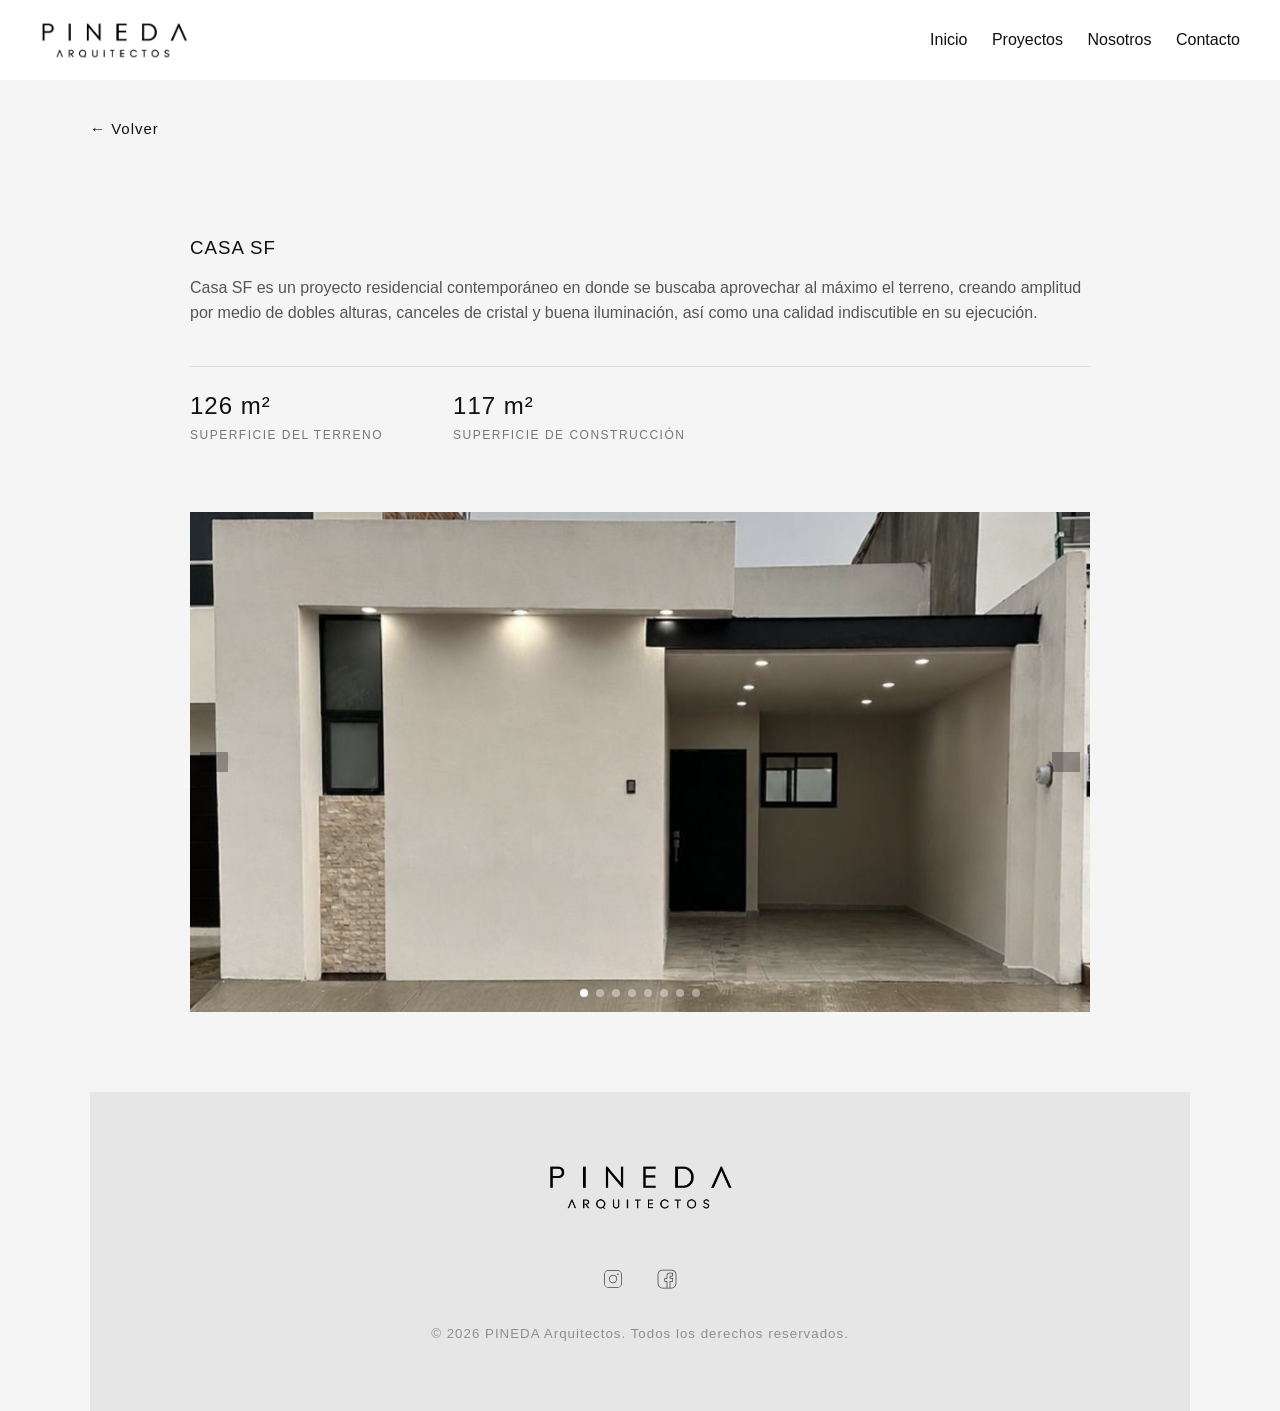
<file: Proyectos/Casa SF1.html>
<!DOCTYPE html>
<html lang="es">
<head>
<meta charset="UTF-8">
<title>CASA SF 1</title>
<link rel="stylesheet" href="../styles.css">
<link rel="icon" href="../assets/logo/logo2.png" type="image/png">
<link rel="icon" href="../assets/logo/logo2.png" type="image/png">
</head>

<body>

<header>

<img src="../assets/logo/logo.png" alt="Logo" class="logo">

<nav>
<a href="../index.html#inicio">Inicio</a>
<a href="../index.html#proyectos">Proyectos</a>
<a href="../index.html#nosotros">Nosotros</a>
<a href="../index.html#contacto">Contacto</a>
</nav>

</header>

<section class="volver">

<a href="../index.html" class="btn-volver">
← Volver
</a>

<section class="proyecto-detalle">

<h1>CASA SF</h1>

<p>
Casa SF es un proyecto residencial contemporáneo en donde se buscaba aprovechar al máximo el terreno, creando amplitud por medio de dobles alturas, canceles de cristal y buena iluminación, así como una calidad indiscutible en su ejecución.


<div class="datos-proyecto">

<div class="dato">
    <strong>126 m²</strong>
    <span>Superficie del terreno</span>
</div>

<div class="dato">
    <strong>117 m²</strong>
    <span>Superficie de construcción</span>
</div>

</div>

<div class="slider">
    <button class="prev"></button>
    <div class="slides-wrapper">

<img class="slide active" src="../assets/images/casasf9.jpg" alt="">
<img class="slide" src="../assets/images/casasf1.jpg" alt="">
<img class="slide" src="../assets/images/casasf4.jpeg" alt="">
<img class="slide" src="../assets/images/casasf5.jpeg" alt="">
<img class="slide" src="../assets/images/casasf6.jpeg" alt="">
<img class="slide" src="../assets/images/casasf7.jpeg" alt="">
<img class="slide" src="../assets/images/casasf8.jpeg" alt="">
<img class="slide" src="../assets/images/casasf3.jpg" alt="">





</div>

<button class="next"></button>

<!-- indicadores -->
 <div class="dots"></div>

</div>

</section>

<footer>

<img src="../assets/logo/logo.png" class="footer-logo" alt="Pineda Arquitectos">


<div class="footer-redes">

<a href="https://www.instagram.com/pineda.arquitectos/" target="_blank">
<img src="../assets/images/instagram.svg" alt="Instagram">
</a>

<a href="https://www.facebook.com/pinedaarquitectos" target="_blank">
<img src="../assets/images/facebook.svg" alt="Facebook">
</a>

</div>

<small>© 2026 PINEDA Arquitectos. Todos los derechos reservados.</small>

</footer>

<script>
document.addEventListener("DOMContentLoaded", () => {

const slides = document.querySelectorAll(".slide");
const prev = document.querySelector(".prev");
const next = document.querySelector(".next");
const dotsContainer = document.querySelector(".dots");

let index = 0;

// Crear dots
slides.forEach((_, i) => {
const dot = document.createElement("div");
dot.classList.add("dot");
dotsContainer.appendChild(dot);

dot.addEventListener("click", () => {
index = i;
updateSlider();
});
});

const dots = document.querySelectorAll(".dot");

function updateSlider() {
slides.forEach(s => s.classList.remove("active"));
dots.forEach(d => d.classList.remove("active"));

slides[index].classList.add("active");
dots[index].classList.add("active");
}

function nextSlide() {
index = (index + 1) % slides.length;
updateSlider();
}

function prevSlideFn() {
index = (index - 1 + slides.length) % slides.length;
updateSlider();
}

next.addEventListener("click", nextSlide);
prev.addEventListener("click", prevSlideFn);

// SWIPE móvil
let startX = 0;

document.querySelector(".slider").addEventListener("touchstart", e => {
startX = e.touches[0].clientX;
});

document.querySelector(".slider").addEventListener("touchend", e => {
let endX = e.changedTouches[0].clientX;

if (startX - endX > 50) nextSlide();
if (endX - startX > 50) prevSlideFn();
});

updateSlider();

});
</script>


</body>
</html>
</file>
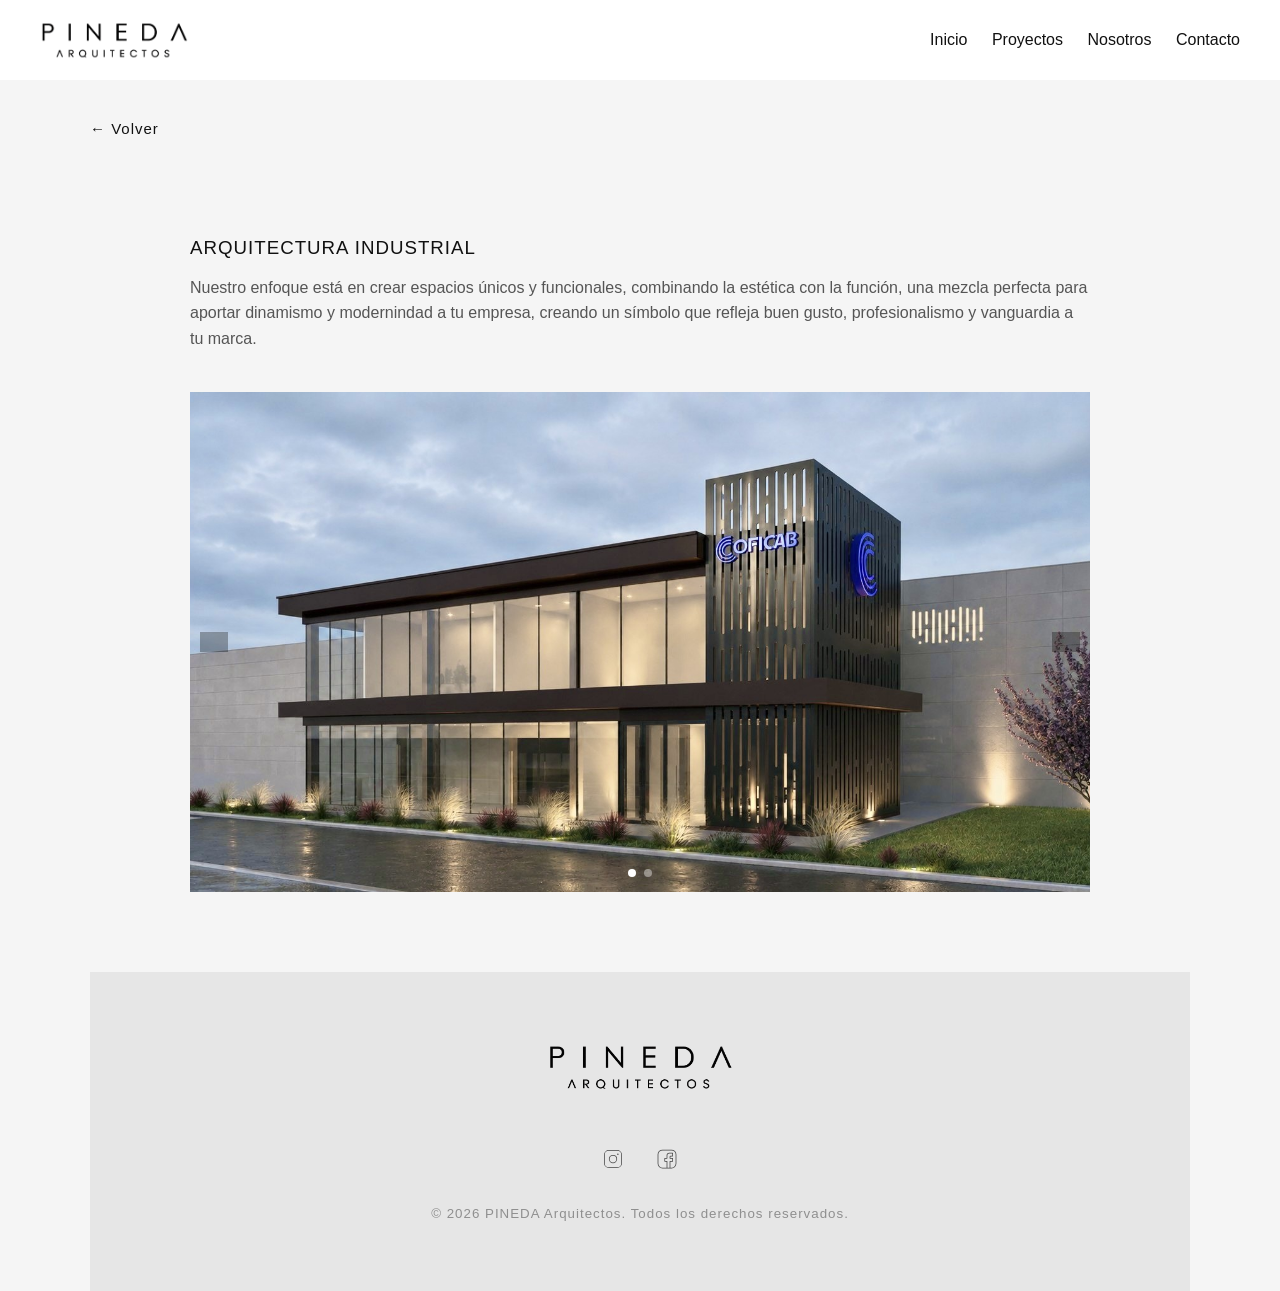
<file: Proyectos/Edificio C.html>
<!DOCTYPE html>
<html lang="es">
<head>
<meta charset="UTF-8">
<title>COFICAB</title>
<link rel="stylesheet" href="../styles.css">
<link rel="icon" href="../assets/logo/logo2.png" type="image/png">
<link rel="icon" href="../assets/logo/logo2.png" type="image/png">
</head>

<body>

<header>

<img src="../assets/logo/logo.png" alt="Logo" class="logo">

<nav>
<a href="../index.html#inicio">Inicio</a>
<a href="../index.html#proyectos">Proyectos</a>
<a href="../index.html#nosotros">Nosotros</a>
<a href="../index.html#contacto">Contacto</a>
</nav>

</header>

<section class="volver">

<a href="../index.html" class="btn-volver">
← Volver
</a>

<section class="proyecto-detalle">

<h1>ARQUITECTURA INDUSTRIAL</h1>

<p>
Nuestro enfoque está en crear espacios únicos y funcionales, combinando la estética con la función, una mezcla perfecta para aportar dinamismo y modernindad a tu empresa, creando un símbolo que refleja buen gusto, profesionalismo y vanguardia a tu marca.
</p>


<div class="slider">
    <button class="prev"></button>
    <div class="slides-wrapper">

<img class="slide active" src="../assets/images/edificio1.jpg" alt="">
<img class="slide" src="../assets/images/edificio2.jpg" alt="">





</div>

<button class="next"></button>

<!-- indicadores -->
 <div class="dots"></div>

</div>

</section>

<footer>

<img src="../assets/logo/logo.png" class="footer-logo" alt="Pineda Arquitectos">


<div class="footer-redes">

<a href="https://www.instagram.com/pineda.arquitectos/" target="_blank">
<img src="../assets/images/instagram.svg" alt="Instagram">
</a>

<a href="https://www.facebook.com/pinedaarquitectos" target="_blank">
<img src="../assets/images/facebook.svg" alt="Facebook">
</a>

</div>

<small>© 2026 PINEDA Arquitectos. Todos los derechos reservados.</small>

</footer>

<script>
document.addEventListener("DOMContentLoaded", () => {

const slides = document.querySelectorAll(".slide");
const prev = document.querySelector(".prev");
const next = document.querySelector(".next");
const dotsContainer = document.querySelector(".dots");

let index = 0;

// Crear dots
slides.forEach((_, i) => {
const dot = document.createElement("div");
dot.classList.add("dot");
dotsContainer.appendChild(dot);

dot.addEventListener("click", () => {
index = i;
updateSlider();
});
});

const dots = document.querySelectorAll(".dot");

function updateSlider() {
slides.forEach(s => s.classList.remove("active"));
dots.forEach(d => d.classList.remove("active"));

slides[index].classList.add("active");
dots[index].classList.add("active");
}

function nextSlide() {
index = (index + 1) % slides.length;
updateSlider();
}

function prevSlideFn() {
index = (index - 1 + slides.length) % slides.length;
updateSlider();
}

next.addEventListener("click", nextSlide);
prev.addEventListener("click", prevSlideFn);

// SWIPE móvil
let startX = 0;

document.querySelector(".slider").addEventListener("touchstart", e => {
startX = e.touches[0].clientX;
});

document.querySelector(".slider").addEventListener("touchend", e => {
let endX = e.changedTouches[0].clientX;

if (startX - endX > 50) nextSlide();
if (endX - startX > 50) prevSlideFn();
});

updateSlider();

});
</script>


</body>
</html>
</file>
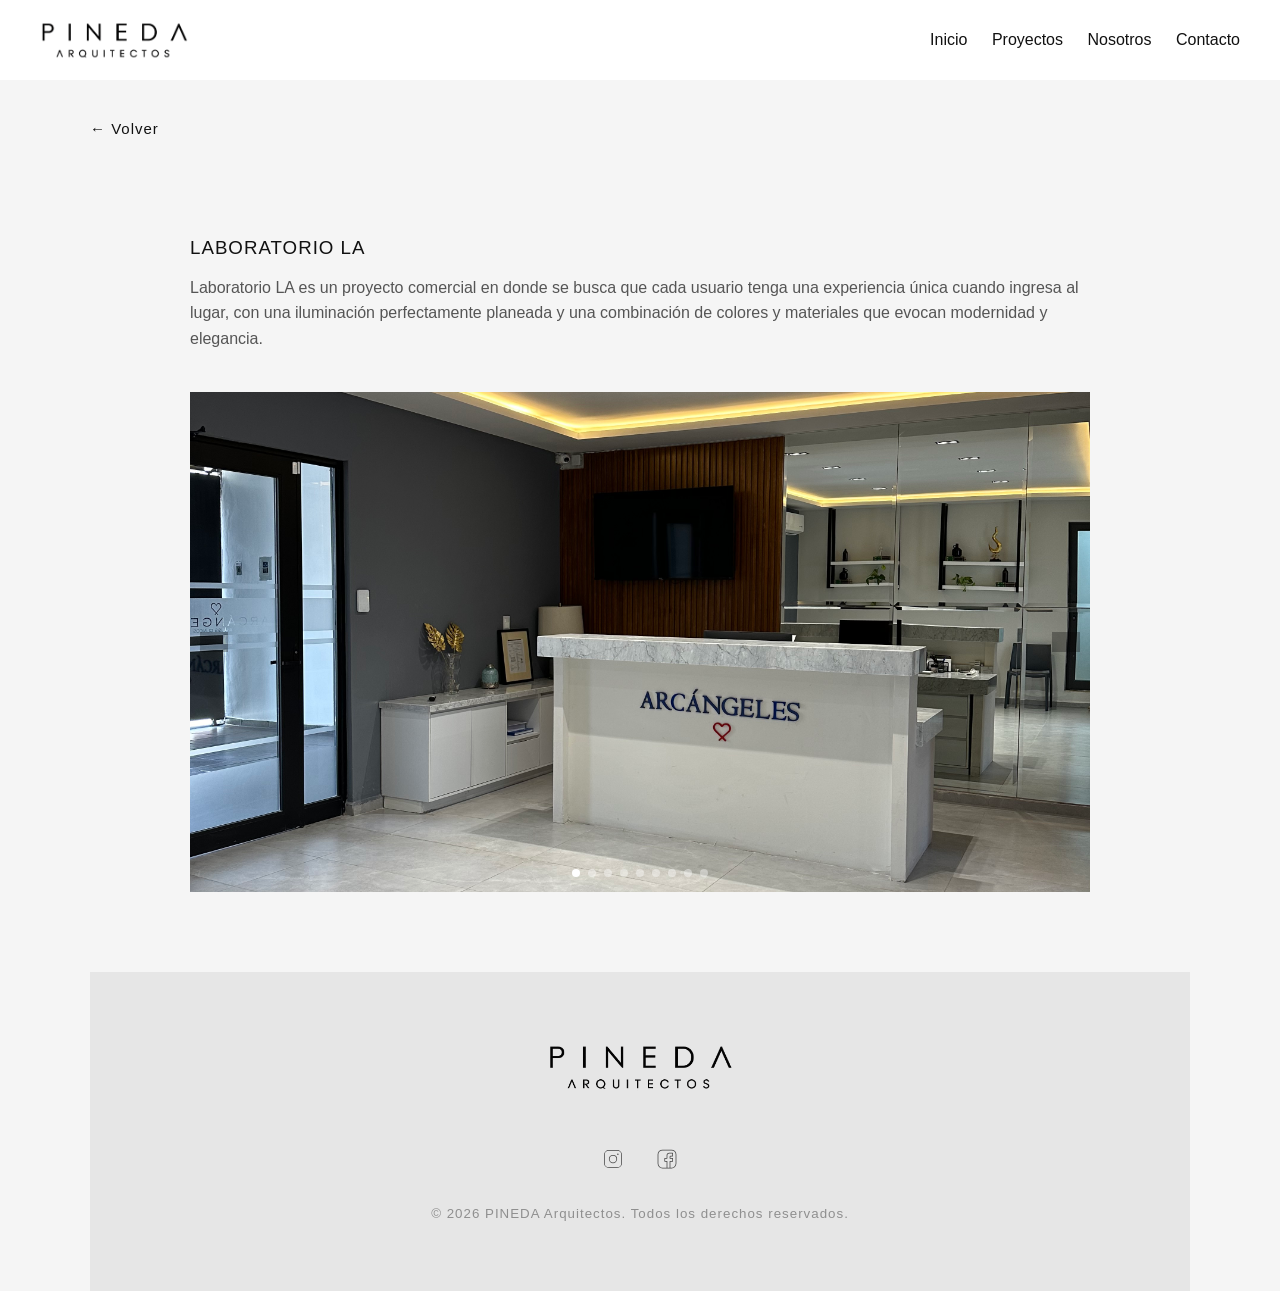
<file: Proyectos/Laboratorio LA.html>
<!DOCTYPE html>
<html lang="es">
<head>
<meta charset="UTF-8">
<title>LABORATORIO LA</title>
<link rel="stylesheet" href="../styles.css">
<link rel="icon" href="../assets/logo/logo2.png" type="image/png">
<link rel="icon" href="../assets/logo/logo2.png" type="image/png">
</head>

<body>

<header>

<img src="../assets/logo/logo.png" alt="Logo" class="logo">

<nav>
<a href="../index.html#inicio">Inicio</a>
<a href="../index.html#proyectos">Proyectos</a>
<a href="../index.html#nosotros">Nosotros</a>
<a href="../index.html#contacto">Contacto</a>
</nav>

</header>

<section class="volver">

<a href="../index.html" class="btn-volver">
← Volver
</a>

<section class="proyecto-detalle">

<h1>LABORATORIO LA</h1>

<p>
Laboratorio LA es un proyecto comercial en donde se busca que cada usuario tenga una experiencia única cuando ingresa al lugar, con una iluminación perfectamente planeada y una combinación de colores y materiales que evocan modernidad y elegancia.

</p>


<div class="slider">
    <button class="prev"></button>
    <div class="slides-wrapper">

    
<img class="slide" src="../assets/images/la6.jpeg" alt="">
<img class="slide" src="../assets/images/la5.jpeg" alt="">
<img class="slide" src="../assets/images/la7.jpeg" alt="">
<img class="slide" src="../assets/images/la8.jpeg" alt="">
<img class="slide" src="../assets/images/la9.jpeg" alt="">
<img class="slide" src="../assets/images/la10.jpeg" alt="">
<img class="slide" src="../assets/images/la11.jpeg" alt="">
<img class="slide" src="../assets/images/laboratorio3.jpg" alt="">
<img class="slide" src="../assets/images/laboratorio2.jpg" alt="">

</div>

<button class="next"></button>

<!-- indicadores -->
 <div class="dots"></div>

</div>

</section>

<footer>

<img src="../assets/logo/logo.png" class="footer-logo" alt="Pineda Arquitectos">


<div class="footer-redes">

<a href="https://www.instagram.com/pineda.arquitectos/" target="_blank">
<img src="../assets/images/instagram.svg" alt="Instagram">
</a>

<a href="https://www.facebook.com/pinedaarquitectos" target="_blank">
<img src="../assets/images/facebook.svg" alt="Facebook">
</a>

</div>

<small>© 2026 PINEDA Arquitectos. Todos los derechos reservados.</small>

</footer>

<script>
document.addEventListener("DOMContentLoaded", () => {

const slides = document.querySelectorAll(".slide");
const prev = document.querySelector(".prev");
const next = document.querySelector(".next");
const dotsContainer = document.querySelector(".dots");

let index = 0;

// Crear dots
slides.forEach((_, i) => {
const dot = document.createElement("div");
dot.classList.add("dot");
dotsContainer.appendChild(dot);

dot.addEventListener("click", () => {
index = i;
updateSlider();
});
});

const dots = document.querySelectorAll(".dot");

function updateSlider() {
slides.forEach(s => s.classList.remove("active"));
dots.forEach(d => d.classList.remove("active"));

slides[index].classList.add("active");
dots[index].classList.add("active");
}

function nextSlide() {
index = (index + 1) % slides.length;
updateSlider();
}

function prevSlideFn() {
index = (index - 1 + slides.length) % slides.length;
updateSlider();
}

next.addEventListener("click", nextSlide);
prev.addEventListener("click", prevSlideFn);

// SWIPE móvil
let startX = 0;

document.querySelector(".slider").addEventListener("touchstart", e => {
startX = e.touches[0].clientX;
});

document.querySelector(".slider").addEventListener("touchend", e => {
let endX = e.changedTouches[0].clientX;

if (startX - endX > 50) nextSlide();
if (endX - startX > 50) prevSlideFn();
});

updateSlider();

});
</script>


</body>
</html>
</file>
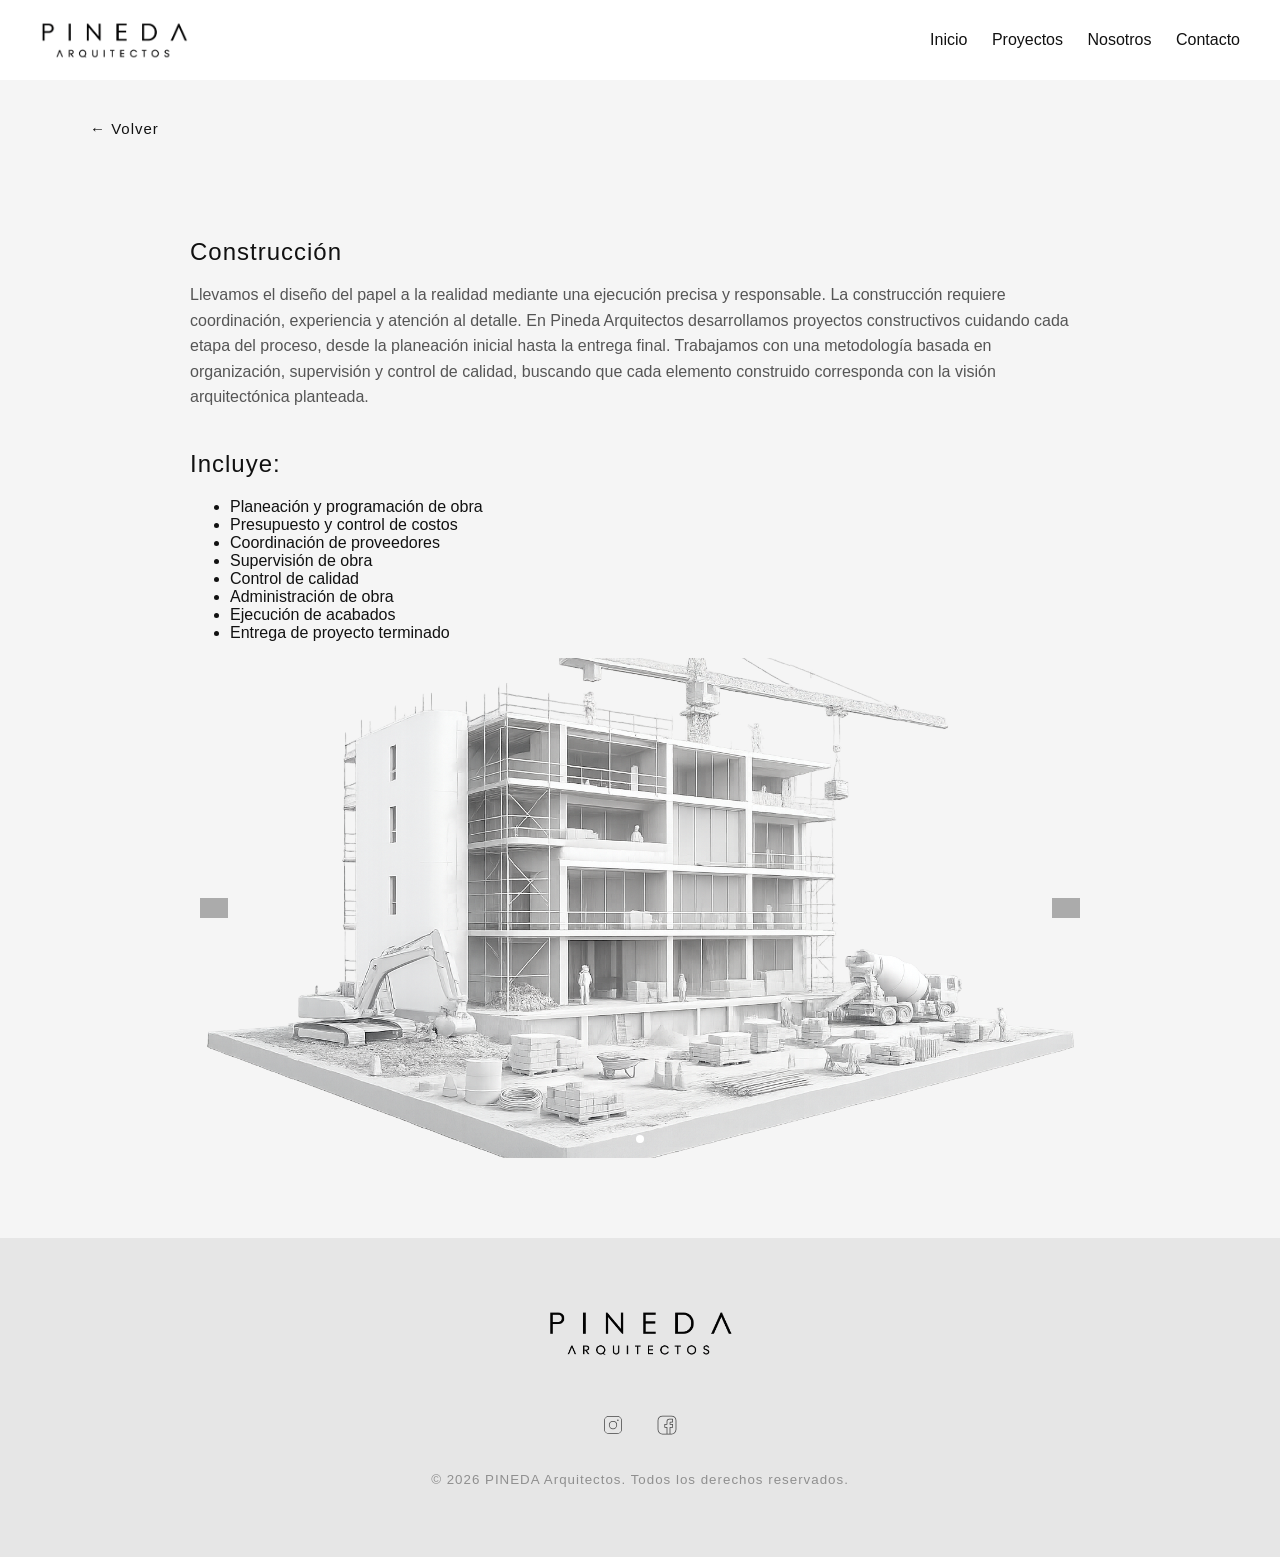
<file: servicios/construccion.html>
<!DOCTYPE html>
<html lang="es">
<head>
<meta charset="UTF-8">
<title>Construcción</title>
<link rel="stylesheet" href="../styles.css">
<link rel="icon" href="../assets/logo/logo2.png" type="image/png">
<link rel="icon" href="../assets/logo/logo2.png" type="image/png">
</head>

<body>

<header>

<img src="../assets/logo/logo.png" alt="Logo" class="logo">

<nav>
<a href="../index.html#inicio">Inicio</a>
<a href="../index.html#proyectos">Proyectos</a>
<a href="../index.html#nosotros">Nosotros</a>
<a href="../index.html#contacto">Contacto</a>
</nav>

</header>

<section class="volver">

<a href="../index.html" class="btn-volver">
← Volver
</a>

</section>

<section class="proyecto-detalle">

<div class="detalle-info">

<h1>Construcción</h1>

<p>
Llevamos el diseño del papel a la realidad mediante una ejecución precisa y responsable.

La construcción requiere coordinación, experiencia y atención al detalle. En Pineda Arquitectos desarrollamos proyectos constructivos cuidando cada etapa del proceso, desde la planeación inicial hasta la entrega final.

Trabajamos con una metodología basada en organización, supervisión y control de calidad, buscando que cada elemento construido corresponda con la visión arquitectónica planteada.
</p>

<h2>Incluye:</h2>

<ul>
<li>Planeación y programación de obra</li>
<li>Presupuesto y control de costos</li>
<li>Coordinación de proveedores</li>
<li>Supervisión de obra</li>
<li>Control de calidad</li>
<li>Administración de obra</li>
<li>Ejecución de acabados</li>
<li>Entrega de proyecto terminado</li>
</ul>

</div>


<div class="detalle-imagen">

<div class="slider">

<button class="prev"></button>

<div class="slides-wrapper">

<img class="slide active" src="../assets/images/construccion.png" alt="Construcción">

</div>

<button class="next"></button>

<div class="dots"></div>

</div>

</div>


</section>

<footer>

<img src="../assets/logo/logo.png" class="footer-logo" alt="Pineda Arquitectos">


<div class="footer-redes">

<a href="https://www.instagram.com/pineda.arquitectos/" target="_blank">
<img src="../assets/images/instagram.svg" alt="Instagram">
</a>

<a href="https://www.facebook.com/pinedaarquitectos" target="_blank">
<img src="../assets/images/facebook.svg" alt="Facebook">
</a>

</div>

<small>© 2026 PINEDA Arquitectos. Todos los derechos reservados.</small>

</footer>

<script>
document.addEventListener("DOMContentLoaded", () => {

const slides = document.querySelectorAll(".slide");
const prev = document.querySelector(".prev");
const next = document.querySelector(".next");
const dotsContainer = document.querySelector(".dots");

let index = 0;

// Crear dots
slides.forEach((_, i) => {
const dot = document.createElement("div");
dot.classList.add("dot");
dotsContainer.appendChild(dot);

dot.addEventListener("click", () => {
index = i;
updateSlider();
});
});

const dots = document.querySelectorAll(".dot");

function updateSlider() {
slides.forEach(s => s.classList.remove("active"));
dots.forEach(d => d.classList.remove("active"));

slides[index].classList.add("active");
dots[index].classList.add("active");
}

function nextSlide() {
index = (index + 1) % slides.length;
updateSlider();
}

function prevSlideFn() {
index = (index - 1 + slides.length) % slides.length;
updateSlider();
}

next.addEventListener("click", nextSlide);
prev.addEventListener("click", prevSlideFn);

// SWIPE móvil
let startX = 0;

document.querySelector(".slider").addEventListener("touchstart", e => {
startX = e.touches[0].clientX;
});

document.querySelector(".slider").addEventListener("touchend", e => {
let endX = e.changedTouches[0].clientX;

if (startX - endX > 50) nextSlide();
if (endX - startX > 50) prevSlideFn();
});

updateSlider();

});
</script>


</body>
</html>
</file>
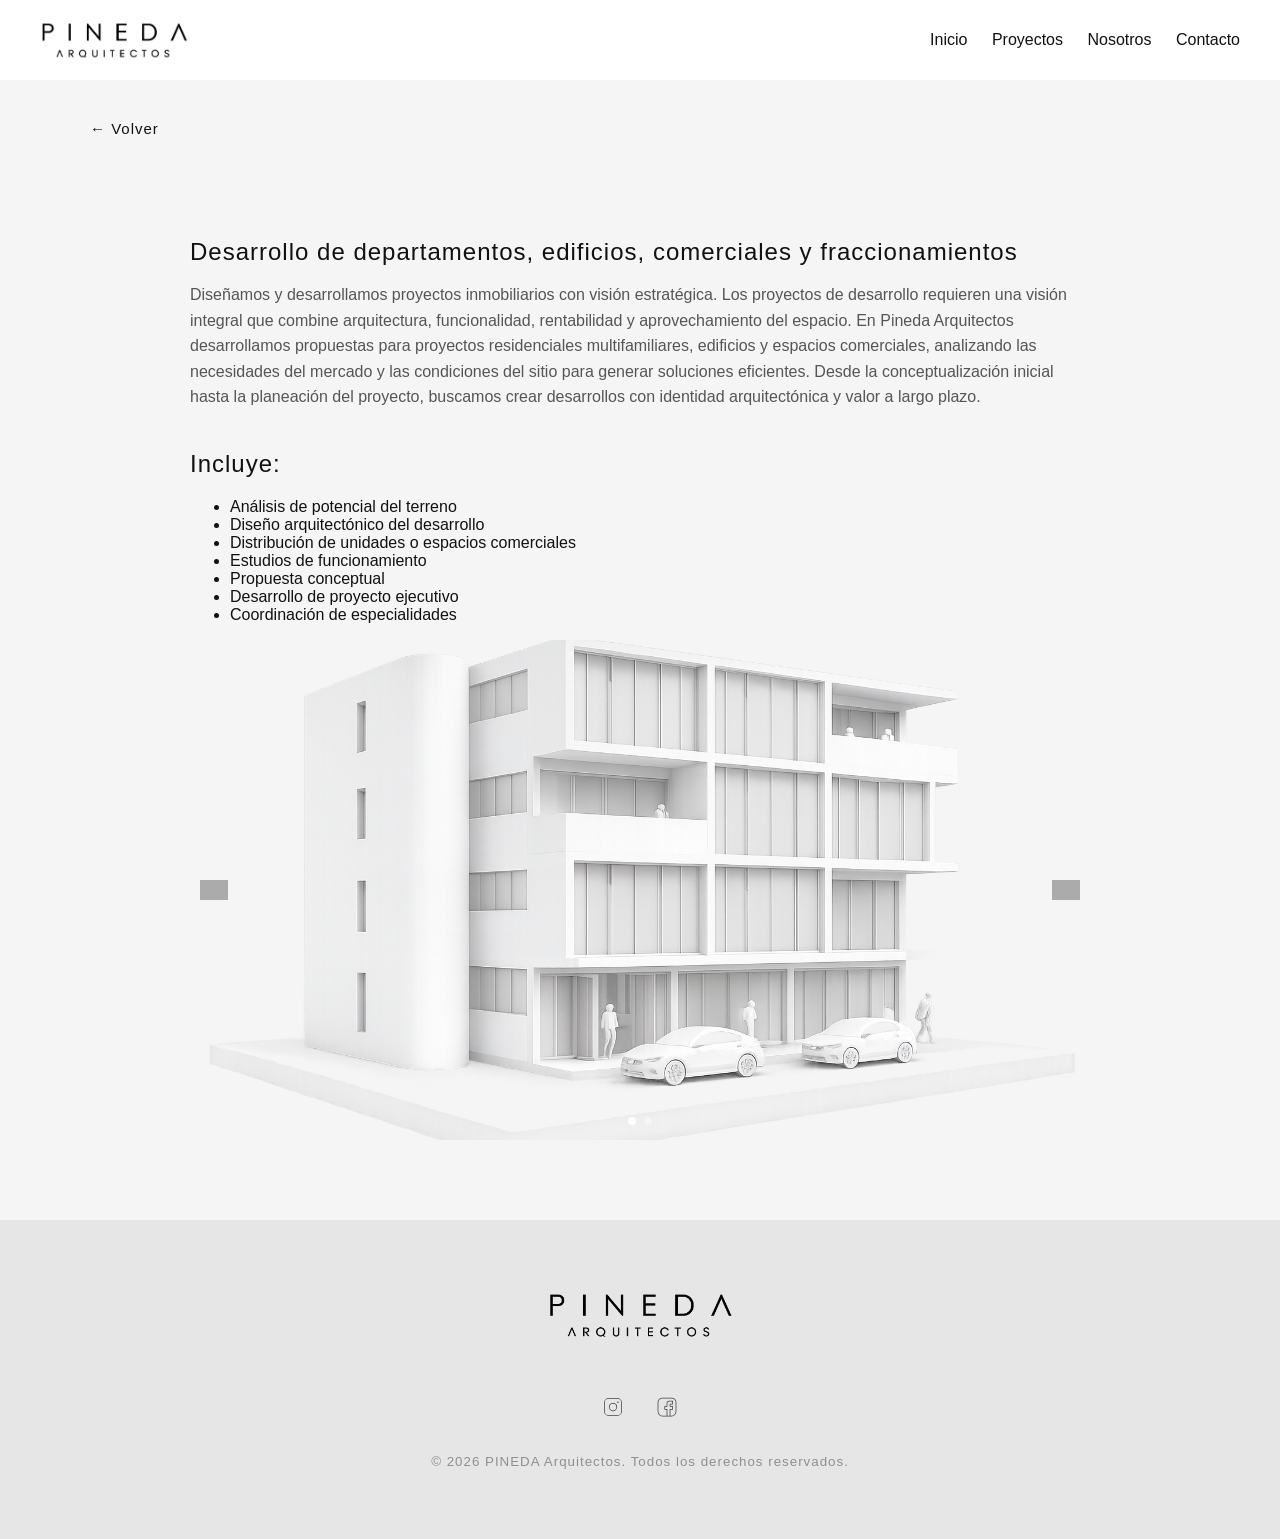
<file: servicios/desarrollo.html>
<!DOCTYPE html>
<html lang="es">
<head>
<meta charset="UTF-8">
<title>Arquitectura industrial y comercial</title>
<link rel="stylesheet" href="../styles.css">
<link rel="icon" href="../assets/logo/logo2.png" type="image/png">
<link rel="icon" href="../assets/logo/logo2.png" type="image/png">
</head>

<body>

<header>

<img src="../assets/logo/logo.png" alt="Logo" class="logo">

<nav>
<a href="../index.html#inicio">Inicio</a>
<a href="../index.html#proyectos">Proyectos</a>
<a href="../index.html#nosotros">Nosotros</a>
<a href="../index.html#contacto">Contacto</a>
</nav>

</header>

<section class="volver">

<a href="../index.html" class="btn-volver">
← Volver
</a>

</section>

<section class="proyecto-detalle">


<div class="detalle-info">


<h1>Desarrollo de departamentos, edificios, comerciales y fraccionamientos</h1>


<p>
Diseñamos y desarrollamos proyectos inmobiliarios con visión estratégica.

Los proyectos de desarrollo requieren una visión integral que combine arquitectura, funcionalidad, rentabilidad y aprovechamiento del espacio.

En Pineda Arquitectos desarrollamos propuestas para proyectos residenciales multifamiliares, edificios y espacios comerciales, analizando las necesidades del mercado y las condiciones del sitio para generar soluciones eficientes.

Desde la conceptualización inicial hasta la planeación del proyecto, buscamos crear desarrollos con identidad arquitectónica y valor a largo plazo.
</p>


<h2>Incluye:</h2>


<ul>
    <li>Análisis de potencial del terreno</li>
    <li>Diseño arquitectónico del desarrollo</li>
    <li>Distribución de unidades o espacios comerciales</li>
    <li>Estudios de funcionamiento</li>
    <li>Propuesta conceptual</li>
    <li>Desarrollo de proyecto ejecutivo</li>
    <li>Coordinación de especialidades</li>
</ul>


</div>



<div class="detalle-imagen">


<div class="slider">

<button class="prev"></button>


<div class="slides-wrapper">


<img class="slide active" src="../assets/images/desarrollo.png" alt="">

<img class="slide" src="../assets/images/planos-desarrollo.png" alt="">


</div>


<button class="next"></button>


<!-- indicadores -->
<div class="dots"></div>


</div>


</div>


</section>

<footer>

<img src="../assets/logo/logo.png" class="footer-logo" alt="Pineda Arquitectos">


<div class="footer-redes">

<a href="https://www.instagram.com/pineda.arquitectos/" target="_blank">
<img src="../assets/images/instagram.svg" alt="Instagram">
</a>

<a href="https://www.facebook.com/pinedaarquitectos" target="_blank">
<img src="../assets/images/facebook.svg" alt="Facebook">
</a>

</div>

<small>© 2026 PINEDA Arquitectos. Todos los derechos reservados.</small>

</footer>

<script>
document.addEventListener("DOMContentLoaded", () => {

const slides = document.querySelectorAll(".slide");
const prev = document.querySelector(".prev");
const next = document.querySelector(".next");
const dotsContainer = document.querySelector(".dots");

let index = 0;

// Crear dots
slides.forEach((_, i) => {
const dot = document.createElement("div");
dot.classList.add("dot");
dotsContainer.appendChild(dot);

dot.addEventListener("click", () => {
index = i;
updateSlider();
});
});

const dots = document.querySelectorAll(".dot");

function updateSlider() {
slides.forEach(s => s.classList.remove("active"));
dots.forEach(d => d.classList.remove("active"));

slides[index].classList.add("active");
dots[index].classList.add("active");
}

function nextSlide() {
index = (index + 1) % slides.length;
updateSlider();
}

function prevSlideFn() {
index = (index - 1 + slides.length) % slides.length;
updateSlider();
}

next.addEventListener("click", nextSlide);
prev.addEventListener("click", prevSlideFn);

// SWIPE móvil
let startX = 0;

document.querySelector(".slider").addEventListener("touchstart", e => {
startX = e.touches[0].clientX;
});

document.querySelector(".slider").addEventListener("touchend", e => {
let endX = e.changedTouches[0].clientX;

if (startX - endX > 50) nextSlide();
if (endX - startX > 50) prevSlideFn();
});

updateSlider();

});
</script>


</body>
</html>
</file>
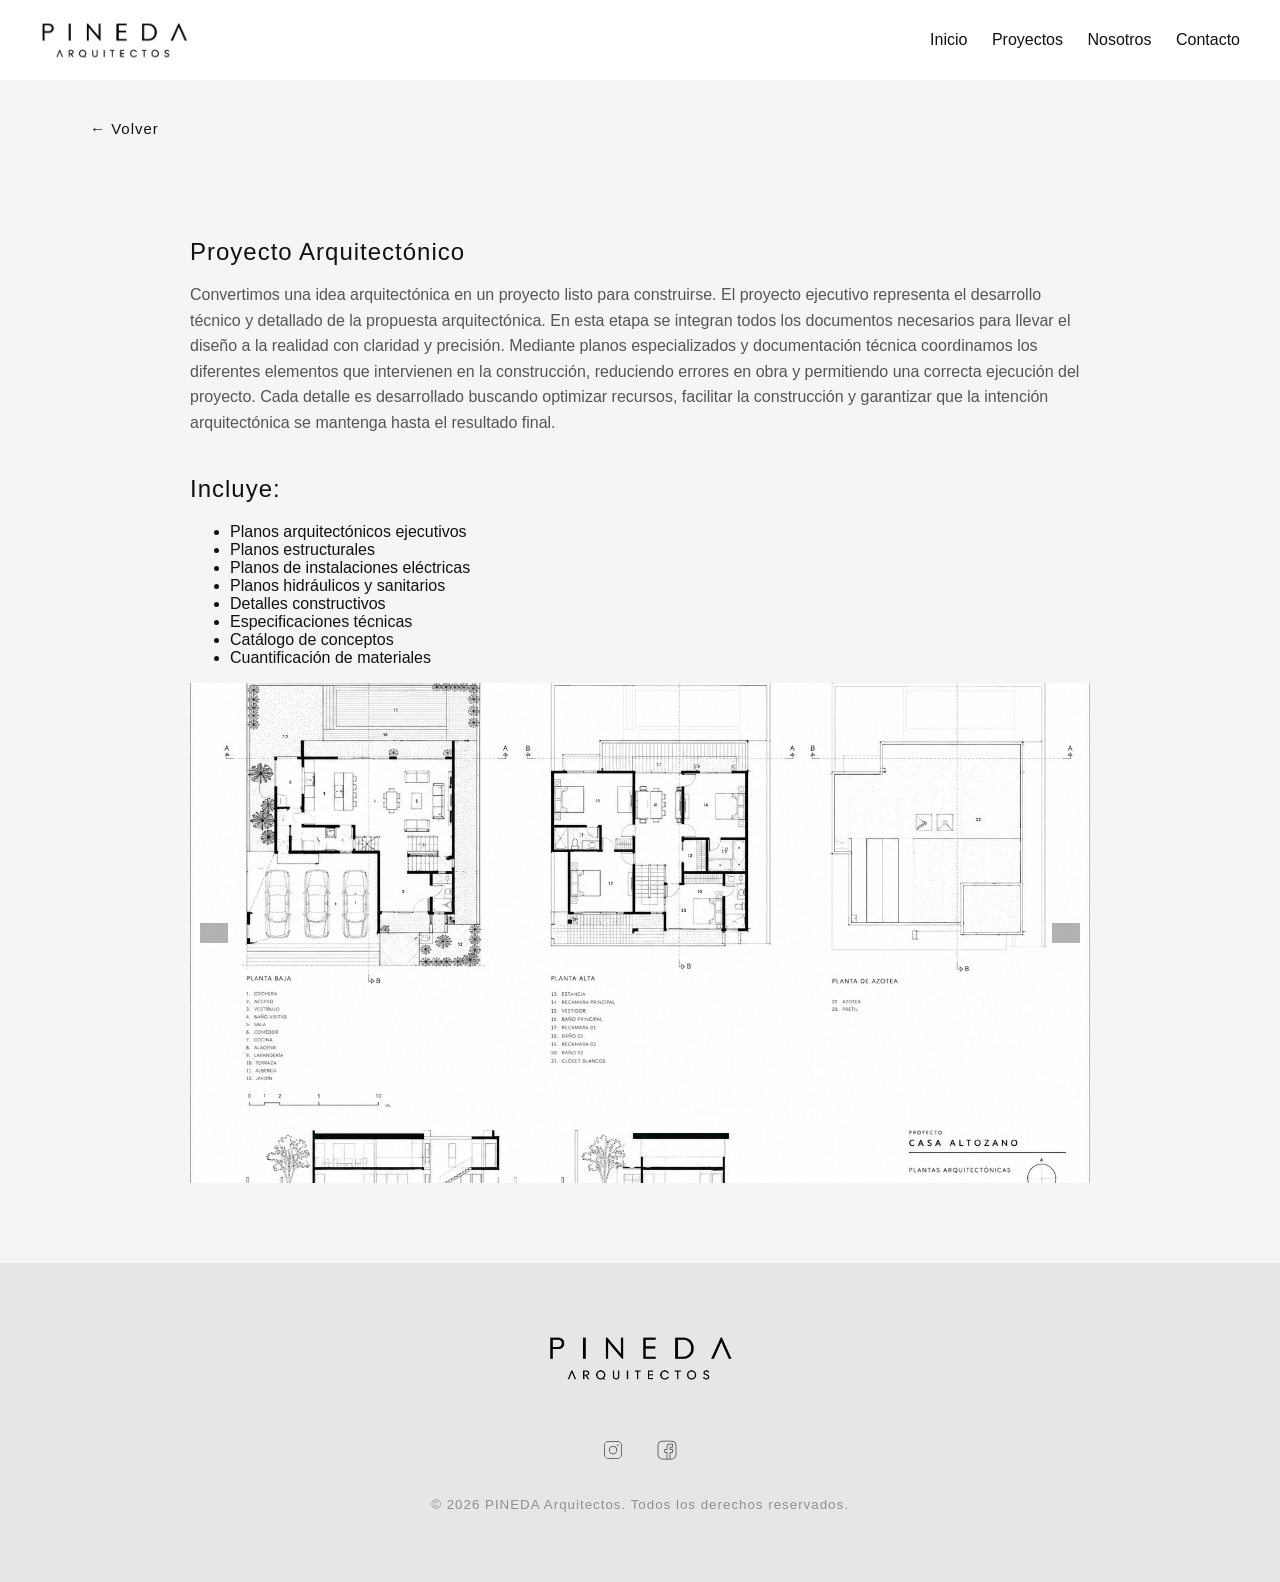
<file: servicios/proyecto-arquitectonico.html>
<!DOCTYPE html>
<html lang="es">
<head>
<meta charset="UTF-8">
<title>Proyecto arqutiectónico</title>
<link rel="stylesheet" href="../styles.css">
<link rel="icon" href="../assets/logo/logo2.png" type="image/png">
<link rel="icon" href="../assets/logo/logo2.png" type="image/png">
</head>

<body>

<header>

<img src="../assets/logo/logo.png" alt="Logo" class="logo">

<nav>
<a href="../index.html#inicio">Inicio</a>
<a href="../index.html#proyectos">Proyectos</a>
<a href="../index.html#nosotros">Nosotros</a>
<a href="../index.html#contacto">Contacto</a>
</nav>

</header>

<section class="volver">

<a href="../index.html" class="btn-volver">
← Volver
</a>

</section>

<section class="proyecto-detalle">


<div class="detalle-info">


<h1>Proyecto Arquitectónico</h1>


<p>
Convertimos una idea arquitectónica en un proyecto listo para construirse.

El proyecto ejecutivo representa el desarrollo técnico y detallado de la propuesta arquitectónica. En esta etapa se integran todos los documentos necesarios para llevar el diseño a la realidad con claridad y precisión.

Mediante planos especializados y documentación técnica coordinamos los diferentes elementos que intervienen en la construcción, reduciendo errores en obra y permitiendo una correcta ejecución del proyecto.

Cada detalle es desarrollado buscando optimizar recursos, facilitar la construcción y garantizar que la intención arquitectónica se mantenga hasta el resultado final.
</p>


<h2>Incluye:</h2>


<ul>
    <li>Planos arquitectónicos ejecutivos</li>
    <li>Planos estructurales</li>
    <li>Planos de instalaciones eléctricas</li>
    <li>Planos hidráulicos y sanitarios</li>
    <li>Detalles constructivos</li>
    <li>Especificaciones técnicas</li>
    <li>Catálogo de conceptos</li>
    <li>Cuantificación de materiales</li>
</ul>


</div>



<div class="detalle-imagen">


<div class="slider">


<button class="prev"></button>


<div class="slides-wrapper">


<img class="slide active" src="../assets/images/planos-ejecutivo.png" alt="Planos ejecutivos">

<img class="slide" src="../assets/images/proyecto-ejecutivo.png" alt="Proyecto ejecutivo">


</div>


<button class="next"></button>


<!-- indicadores -->
<div class="dots"></div>


</div>


</div>


</section>

<footer>

<img src="../assets/logo/logo.png" class="footer-logo" alt="Pineda Arquitectos">


<div class="footer-redes">

<a href="https://www.instagram.com/pineda.arquitectos/" target="_blank">
<img src="../assets/images/instagram.svg" alt="Instagram">
</a>

<a href="https://www.facebook.com/pinedaarquitectos" target="_blank">
<img src="../assets/images/facebook.svg" alt="Facebook">
</a>

</div>

<small>© 2026 PINEDA Arquitectos. Todos los derechos reservados.</small>

</footer>

<script>
document.addEventListener("DOMContentLoaded", () => {

const slides = document.querySelectorAll(".slide");
const prev = document.querySelector(".prev");
const next = document.querySelector(".next");
const dotsContainer = document.querySelector(".dots");

let index = 0;

// Crear dots
slides.forEach((_, i) => {
const dot = document.createElement("div");
dot.classList.add("dot");
dotsContainer.appendChild(dot);

dot.addEventListener("click", () => {
index = i;
updateSlider();
});
});

const dots = document.querySelectorAll(".dot");

function updateSlider() {
slides.forEach(s => s.classList.remove("active"));
dots.forEach(d => d.classList.remove("active"));

slides[index].classList.add("active");
dots[index].classList.add("active");
}

function nextSlide() {
index = (index + 1) % slides.length;
updateSlider();
}

function prevSlideFn() {
index = (index - 1 + slides.length) % slides.length;
updateSlider();
}

next.addEventListener("click", nextSlide);
prev.addEventListener("click", prevSlideFn);

// SWIPE móvil
let startX = 0;

document.querySelector(".slider").addEventListener("touchstart", e => {
startX = e.touches[0].clientX;
});

document.querySelector(".slider").addEventListener("touchend", e => {
let endX = e.changedTouches[0].clientX;

if (startX - endX > 50) nextSlide();
if (endX - startX > 50) prevSlideFn();
});

updateSlider();

});
</script>


</body>
</html>
</file>
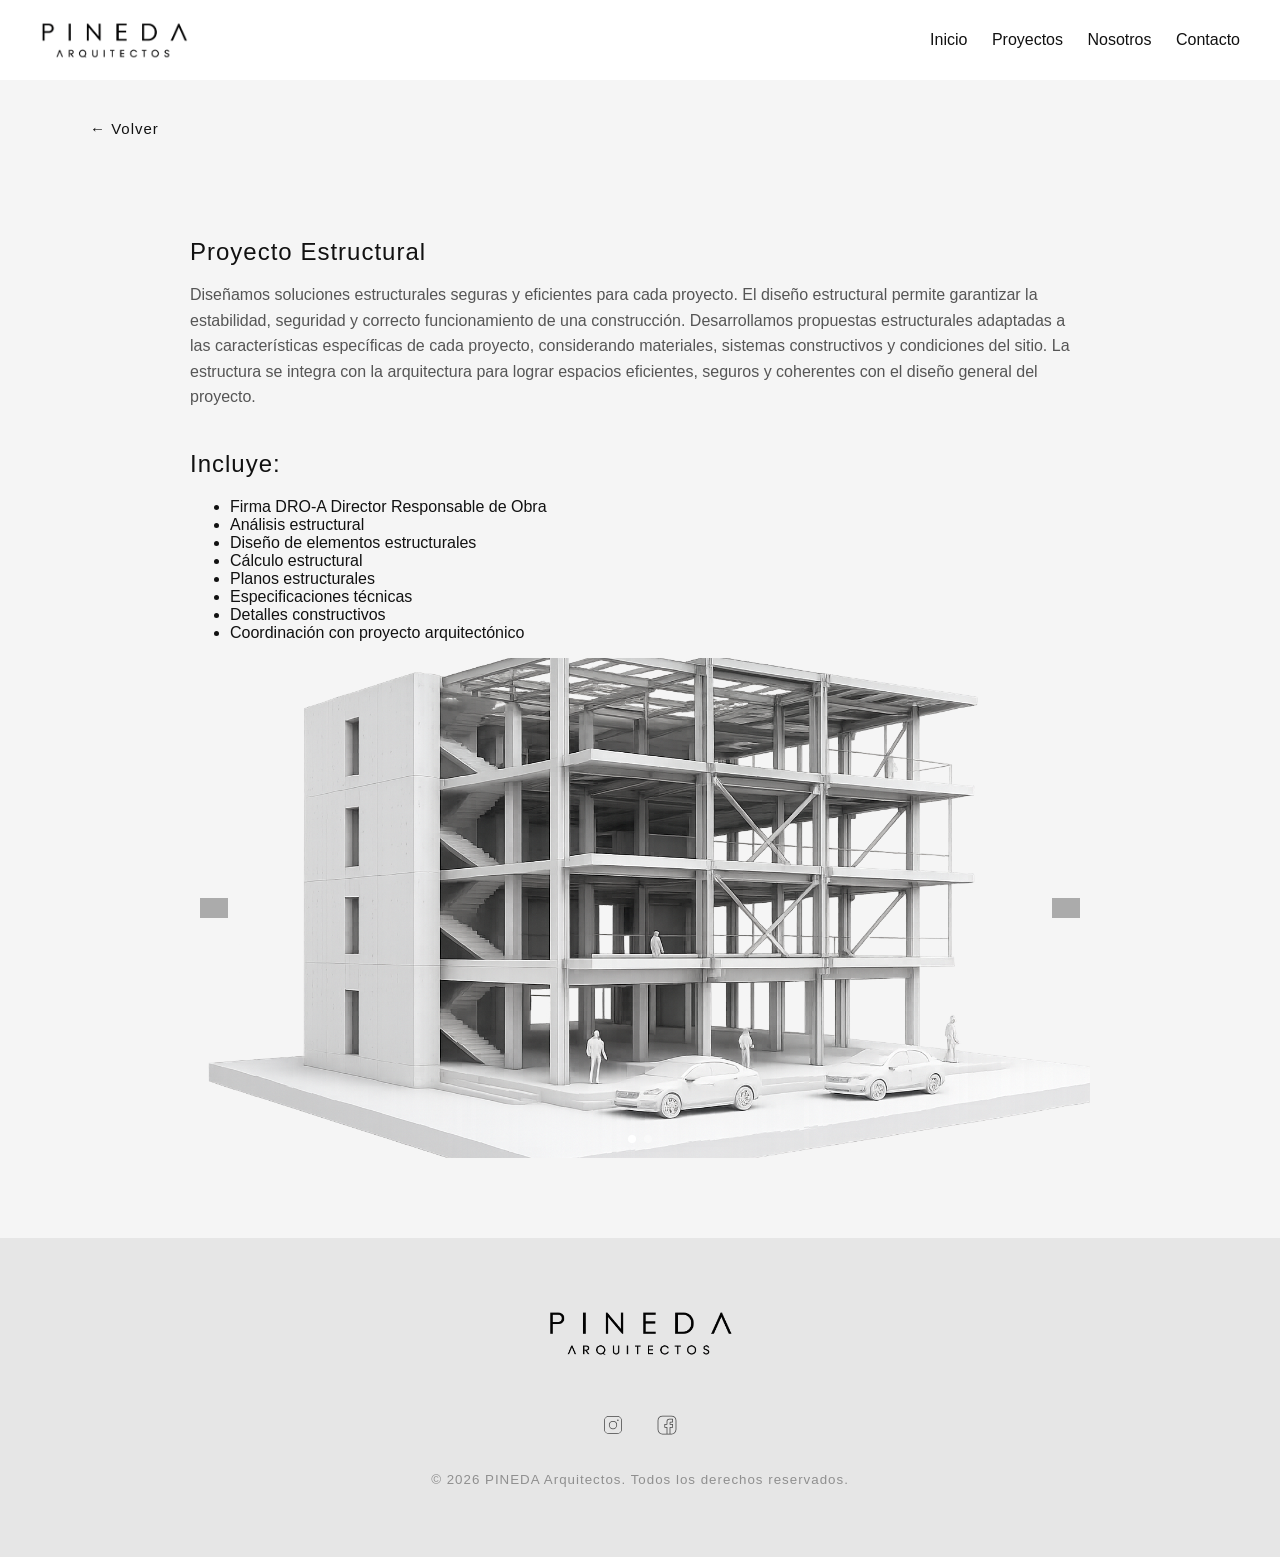
<file: servicios/proyecto-estructural.html>
<!DOCTYPE html>
<html lang="es">
<head>
<meta charset="UTF-8">
<title>Proyecto estructural</title>
<link rel="stylesheet" href="../styles.css">
<link rel="icon" href="../assets/logo/logo2.png" type="image/png">
<link rel="icon" href="../assets/logo/logo2.png" type="image/png">
</head>

<body>

<header>

<img src="../assets/logo/logo.png" alt="Logo" class="logo">

<nav>
<a href="../index.html#inicio">Inicio</a>
<a href="../index.html#proyectos">Proyectos</a>
<a href="../index.html#nosotros">Nosotros</a>
<a href="../index.html#contacto">Contacto</a>
</nav>

</header>

<section class="volver">

<a href="../index.html" class="btn-volver">
← Volver
</a>

</section>

<section class="proyecto-detalle">


<div class="detalle-info">


<h1>Proyecto Estructural</h1>


<p>
Diseñamos soluciones estructurales seguras y eficientes para cada proyecto.

El diseño estructural permite garantizar la estabilidad, seguridad y correcto funcionamiento de una construcción.

Desarrollamos propuestas estructurales adaptadas a las características específicas de cada proyecto, considerando materiales, sistemas constructivos y condiciones del sitio.

La estructura se integra con la arquitectura para lograr espacios eficientes, seguros y coherentes con el diseño general del proyecto.
</p>


<h2>Incluye:</h2>


<ul>
    <li>Firma DRO-A Director Responsable de Obra</li>
    <li>Análisis estructural</li>
    <li>Diseño de elementos estructurales</li>
    <li>Cálculo estructural</li>
    <li>Planos estructurales</li>
    <li>Especificaciones técnicas</li>
    <li>Detalles constructivos</li>
    <li>Coordinación con proyecto arquitectónico</li>
</ul>


</div>



<div class="detalle-imagen">


<div class="slider">


<button class="prev"></button>


<div class="slides-wrapper">


<img class="slide active" src="../assets/images/proyecto-estructural.png" alt="Proyecto estructural">

<img class="slide" src="../assets/images/planos-ejecutivo.png" alt="Planos estructurales">


</div>


<button class="next"></button>


<!-- indicadores -->
<div class="dots"></div>


</div>


</div>


</section>


<footer>

<img src="../assets/logo/logo.png" class="footer-logo" alt="Pineda Arquitectos">


<div class="footer-redes">

<a href="https://www.instagram.com/pineda.arquitectos/" target="_blank">
<img src="../assets/images/instagram.svg" alt="Instagram">
</a>

<a href="https://www.facebook.com/pinedaarquitectos" target="_blank">
<img src="../assets/images/facebook.svg" alt="Facebook">
</a>

</div>

<small>© 2026 PINEDA Arquitectos. Todos los derechos reservados.</small>

</footer>

<script>
document.addEventListener("DOMContentLoaded", () => {

const slides = document.querySelectorAll(".slide");
const prev = document.querySelector(".prev");
const next = document.querySelector(".next");
const dotsContainer = document.querySelector(".dots");

let index = 0;

// Crear dots
slides.forEach((_, i) => {
const dot = document.createElement("div");
dot.classList.add("dot");
dotsContainer.appendChild(dot);

dot.addEventListener("click", () => {
index = i;
updateSlider();
});
});

const dots = document.querySelectorAll(".dot");

function updateSlider() {
slides.forEach(s => s.classList.remove("active"));
dots.forEach(d => d.classList.remove("active"));

slides[index].classList.add("active");
dots[index].classList.add("active");
}

function nextSlide() {
index = (index + 1) % slides.length;
updateSlider();
}

function prevSlideFn() {
index = (index - 1 + slides.length) % slides.length;
updateSlider();
}

next.addEventListener("click", nextSlide);
prev.addEventListener("click", prevSlideFn);

// SWIPE móvil
let startX = 0;

document.querySelector(".slider").addEventListener("touchstart", e => {
startX = e.touches[0].clientX;
});

document.querySelector(".slider").addEventListener("touchend", e => {
let endX = e.changedTouches[0].clientX;

if (startX - endX > 50) nextSlide();
if (endX - startX > 50) prevSlideFn();
});

updateSlider();

});
</script>


</body>
</html>
</file>
<file: styles.css>
body {
margin: 0;
font-family: "Century Gothic", CenturyGothic, AppleGothic, sans-serif;
background: #f5f5f5;
color: #111;
}

header {
display: flex;
justify-content: space-between;
align-items: center;
padding: 20px 40px;
background: white;
}

.logo {
height: 40px;
}

nav a {
margin-left: 20px;
text-decoration: none;
color: #111;
}

.hero {
height: 90vh;
display: flex;
align-items: center;
padding: 0 80px;
position: relative;
overflow: hidden;
}

.hero-slider{
position:absolute;
inset:0;
}

.hero-slide{
position:absolute;
inset:0;

background-size:cover;
background-position:center;
background-repeat:no-repeat;

opacity:0;
transition:opacity 2s ease;
}

.hero-slide.active{
opacity:1;
}

.hero::before {
content: "";
position: absolute;
inset: 0;
background: rgba(0,0,0,0.35);
z-index:1;
}

.hero-content {
position: relative;
z-index: 2;
color: #fff;
}

.btn-hero {
color: #fff;
text-decoration: none;
border: 1px solid #fff;
padding: 12px 24px;
display: inline-block;
transition: 0.3s;
}

.btn-hero:visited {
color: #fff;
}

.btn-hero:hover {
background: #fff;
color: #111;
}

h1, h2, h3 {
letter-spacing: 1px;
font-weight: 400;
}
.proyectos {
padding: 80px 40px;
background: #fff;
}

.proyectos h2 {
margin-bottom: 40px;
}

.grid-proyectos {
display: grid;
grid-template-columns: repeat(3, 1fr);
gap: 20px;
}

.proyecto img {
  width: 100%;
  height: 300px;
  object-fit: cover;
  display: block;
}

.proyecto a {
  display: block;
  text-decoration: none;
  color: inherit;
  transition: transform 0.5s cubic-bezier(0.2, 0.8, 0.2, 1);
}

.proyecto a:hover {
  transform: scale(1.04);
}

.proyecto a:active {
  transform: scale(0.95);
}


.proyecto h3 {
margin-top: 10px;
font-weight: 400;
}

.nosotros {
padding: 120px 80px;
display: flex;
gap: 80px;
align-items: center;
background: #f5f5f5;
}

/* Imagen del arquitecto */
.img-arquitecto {
width: 280px;
height: 350px;
object-fit: cover;
filter: grayscale(100%);
}

/* Nombre debajo */
.perfil-arquitecto h3 {
margin-top: 15px;
font-weight: 80px;
letter-spacing: 1px;
text-align: center;
}

/* Texto */
.nosotros-content {
max-width: 600px;
text-align: justify;
  transform: translateY(-53px); /* 👈 lo sube un poco */
}


.nosotros h2 {
font-size: 36px;
margin-bottom: 30px;
font-weight: 400;
letter-spacing: 1px;
text-justify: distribute-all-lines;

}

.nosotros p {
line-height: 1.2;
color: #444;
margin-bottom: 12px;
text-align: justify;
hyphens: auto;
}

.frase-arquitecto {
margin-top: 15px;
font-size: 14px;
color: #666;
font-style: italic;
text-align: center;
max-width: 500px;
}


.proyecto a {
text-decoration: none;
color: inherit;
}

.proyecto-detalle {
padding: 80px;
max-width: 900px;
margin: auto;
}

.proyecto-detalle h1 {
font-weight: 400;
margin-bottom: 10px;
}

.proyecto-detalle p {
color: #555;
margin-bottom: 40px;
line-height: 1.6;
}

.proyecto-detalle img {
width: 100%;
margin-bottom: 20px;
display: block;
}

.slider {
position: relative;
width: 100%;
height: 500px;
overflow: hidden;
}

.slide {
position: absolute;
top: 0;
left: 0;

width: 100%;
height: 100%;
object-fit: cover;

opacity: 0;
transition: opacity 0.8s ease;
}

.slide.active {
opacity: 1;
}


.slider {
position: relative;
width: 100%;
height: 500px;
overflow: hidden;
}

.slide {
position: absolute;
width: 100%;
height: 100%;
object-fit: cover;
opacity: 0;
transition: opacity 0.6s ease;
}

.slide.active {
opacity: 1;
}

/* BOTONES */
.prev, .next {
position: absolute;
top: 50%;
transform: translateY(-50%);
background: rgba(0,0,0,0.3);
color: white;
border: none;
font-size: 30px;
padding: 10px 15px;
cursor: pointer;
z-index: 10;
}

.prev { left: 10px; }
.next { right: 10px; }

.prev:hover, .next:hover {
background: rgba(0,0,0,0.6);
}

.slider {
position: relative;
width: 100%;
height: 500px;
overflow: hidden;
}

.slides-wrapper {
width: 100%;
height: 100%;
position: relative;
}

.slide {
position: absolute;
width: 100%;
height: 100%;
object-fit: cover;
opacity: 0;
transition: opacity 0.6s ease;
}

.slide.active {
opacity: 1;
}

/* FLECHAS */
.prev, .next {
position: absolute;
top: 50%;
transform: translateY(-50%);
z-index: 10;
background: rgba(0,0,0,0.3);
color: white;
border: none;
font-size: 28px;
padding: 10px 14px;
cursor: pointer;
}

.prev { left: 10px; }
.next { right: 10px; }

/* DOTS */
.dots {
position: absolute;
bottom: 15px;
width: 100%;
display: flex;
justify-content: center;
gap: 8px;
z-index: 10;
}

.dot {
width: 8px;
height: 8px;
border-radius: 50%;
background: rgba(255,255,255,0.4);
cursor: pointer;
}

.dot.active {
background: white;
}


.contacto h2 {
font-weight: 400;
margin-bottom: 20px;
}

.contacto-texto {
max-width: 600px;
color: #555;
line-height: 1.6;
margin-bottom: 60px;
}

.contacto-grid {
display: grid;
grid-template-columns: 1fr 1fr;
gap: 60px;
}

/* INFO */
.contacto-info p {
margin-bottom: 15px;
color: #333;
}

/* FORM */
.contacto-form {
display: flex;
flex-direction: column;
gap: 15px;
}

.contacto-form input,
.contacto-form textarea {
padding: 12px;
border: 1px solid #ccc;
font-family: inherit;
}

.contacto-form textarea {
min-height: 120px;
resize: none;
}

.contacto-form button {
padding: 12px;
border: 1px solid #111;
background: transparent;
cursor: pointer;
transition: 0.3s;
}

.contacto-form button:hover {
background: #111;
color: #fff;
}

.anim-section {
opacity: 0;
transform: translateY(40px);
transition: opacity 1s cubic-bezier(0.2, 0.8, 0.2, 1), transform 1s cubic-bezier(0.2, 0.8, 0.2, 1);
will-change: opacity, transform;

}

.anim-section.visible {
opacity: 1;
transform: translateY(0);
}

.contacto{
padding:140px 80px;
background:#ffffff;
text-align:center;
}

.contacto-contenido{
max-width:700px;
margin:auto;
display:flex;
flex-direction: column;
align-items: center;
}

.contacto h2{
font-size:38px;
font-weight:400;
margin-bottom:25px;
}

.contacto-texto{
max-width: 55opx;
text-align: center;
color:#555;
line-height:1.8;
margin-bottom:45px;

}

.whatsapp-btn{

display:inline-flex;
align-items:center;
justify-content:center;

padding:15px 36px;

border:1px solid #111;

background:#111;

color:#fff;

text-decoration:none;

font-size:15px;

letter-spacing:1px;

transition:.35s;
}

.whatsapp-btn:hover{

background:transparent;

color:#111;

}

.contacto-info{

margin-top:50px;

}

.contacto-info p{

margin:8px 0;

color:#666;

}

footer{
background:#e6e6e6;
color:#fff;
padding:70px 20px;
text-align:center;
display: flex;
flex-direction: column;
align-items: center;
justify-content: center;
}

.footer-logo{
height:50px;
margin-bottom:25px;
}

footer p{
color:#d0d0d0;
margin:15px 0;
line-height:1.6;
}

footer small{
display:block;
margin-top:35px;
color:#8f8f8f;
letter-spacing:1px;
}

.footer-redes{
display:flex;
justify-content:center;
gap:30px;
margin-top:30px;
}

.footer-redes img{
width:24px;
height:24px;
opacity:.7;
transition:.3s;
}

.footer-redes img:hover{
opacity:1;
transform:translateY(-2px);
}

/* ========================= */
/* CÓMO TRABAJAMOS */
/* ========================= */

.proceso{
padding:60px 8% 120px;
background:#f5f5f5;
}

.proceso h2{
text-align:center;
font-size:38px;
font-weight:400;
margin-bottom:80px;
letter-spacing:1px;
}

.proceso-grid{

display:grid;

grid-template-columns:repeat(4,1fr);

gap:50px;

}

.paso{

border-top:1px solid #d9d9d9;

padding-top:25px;

}

.paso span{

display:block;

font-size:52px;

color:#cfcfcf;

margin-bottom:20px;

font-weight:300;

}

.paso h3{

font-size:22px;

font-weight:400;

margin-bottom:15px;

}

.paso p{

color:#666;

line-height:1.8;

font-size:15px;

}

img {
max-width: 100%;
height: auto;
display: block;
}

@media (max-width: 768px) {

/* HEADER */
header{
    flex-direction:column;
    justify-content:center;
    align-items:center;
    padding:20px;
    width:100%;
    box-sizing:border-box;
}

nav{
    display:flex;
    flex-wrap:wrap;
    justify-content:center;
    gap:18px;
}

nav a{
    margin:0;
}

/* HERO */
.hero {
padding: 40px 20px;
height: 70vh;
}

/* PROYECTOS */
.grid-proyectos {
grid-template-columns: 1fr;
}

.proyectos {
padding: 60px 20px;
}

/* NOSOTROS */
.nosotros {
flex-direction: column;
padding: 60px 20px;
gap: 30px;
}

.img-arquitecto {
width: 100%;
height: auto;
}

/* PROCESO */
.proceso-grid {
grid-template-columns: 1fr;
gap: 30px;
}

/* CONTACTO */
.contacto-grid {
grid-template-columns: 1fr;
}

.contacto {
padding: 80px 20px;
}

/* SLIDER */
.slider {
height: 300px;
}

}

body {
  opacity: 1;
  transform: scale(1);
  transition: opacity 0.45s ease, transform 0.45s ease;
}

body.fade-out {
  opacity: 0;
  transform: scale(1.02);
}

.volver{
max-width:1100px;
margin:40px auto 0;
padding:0 40px;
}

.btn-volver{
display:inline-block;
text-decoration:none;
color:#111;
font-size:15px;
letter-spacing:1px;
transition:.3s;
}

.btn-volver:hover{
opacity:.6;
}

/*==========================
        SERVICIOS
==========================*/

.servicios{

    padding:120px 8%;
    background:#fff;

}

.servicios-titulo{

    text-align:center;
    margin-bottom:120px;

}

.servicios-titulo h2{

    font-size:48px;
    margin-bottom:20px;

}

.servicios-titulo p{

    color:#777;
    max-width:650px;
    margin:auto;
    line-height:1.8;

}

.servicio{

    display:flex;
    align-items:center;
    justify-content:space-between;

    gap:80px;

    margin-bottom:60px;

}

.servicio:last-child{
  margin-bottom: 001px;
  
}

.reverse{

    flex-direction:row-reverse;

}

.servicio-imagen{

    flex:1;

}

.servicio-imagen img{

    width:100%;
    max-width:550px;

    display:block;
    margin:auto;

    transition:.45s;

}

.servicio-imagen img:hover{

    transform:scale(1.04);

}

.servicio-info{

    flex:1;

}

.servicio-info h3{

    font-size:38px;
    margin-bottom:25px;

}

.servicio-info p{

    color:#666;
    line-height:1.8;

    margin-bottom:30px;

}

.servicio-info a{

    color:#000;
    text-decoration:none;

    border-bottom:1px solid #000;

    padding-bottom:5px;

    transition:.35s;

}

.servicio-info a:hover{

    letter-spacing:2px;

}

@media(max-width:900px){

.servicio,
.reverse{

    flex-direction:column;

}

.servicio-info{

    text-align:center;

}

.servicio-imagen img{

    max-width:90%;

}

.servicios-titulo h2{

    font-size:36px;

}

.servicio-info h3{

    font-size:30px;

}

}

/*====================================
        ANIMACIÓN SERVICIOS
====================================*/

.servicio.reveal .servicio-imagen{

    opacity:0;
    transform:translateX(-80px);

    transition:
        opacity 1s ease,
        transform 1s ease;

}

.servicio.reveal .servicio-info{

    opacity:0;
    transform:translateX(80px);

    transition:
        opacity 1s ease .2s,
        transform 1s ease .2s;

}

/* Cuando el servicio es reverse */

.servicio.reverse.reveal .servicio-imagen{

    transform:translateX(80px);

}

.servicio.reverse.reveal .servicio-info{

    transform:translateX(-80px);

}

/* Estado visible */

.servicio.reveal.active .servicio-imagen{

    opacity:1;
    transform:translateX(0);

}

.servicio.reveal.active .servicio-info{

    opacity:1;
    transform:translateX(0);

}

/*==================================
        FINANCIAMIENTO
===================================*/

.financiamiento{

    padding:120px 8%;
    background:#ffffff;

}

.financiamiento-header{

    text-align:center;
    margin-bottom:80px;

}

.financiamiento-header h2{

    font-size:48px;
    margin-bottom:20px;

}

.financiamiento-header p{

    max-width:650px;
    margin:auto;
    color:#666;
    line-height:1.8;

}

.financiamiento-grid{

    display:grid;
    grid-template-columns:repeat(3,1fr);

}

.financiamiento-item{

    text-align:center;

    padding:0 45px;

}

.financiamiento-item:not(:last-child){

    border-right:1px solid #e5e5e5;

}

.icono{

    width:65px;
    height:65px;

    margin:0 auto 30px;

    color:#111;

}

.icono svg{

    width:100%;
    height:100%;

    transition:.35s ease;

}

.financiamiento-item:hover .icono svg{

    transform:translateY(-4px);

}

.financiamiento-item h3{

    font-size:24px;

    margin-bottom:18px;

    font-weight:500;

}

.financiamiento-item p{

    color:#666;

    line-height:1.8;

}

@media (max-width:900px){

    .financiamiento-grid{

        grid-template-columns:1fr;

        gap:70px;

    }

    .financiamiento-item{

        border-right:none !important;

        padding:0;

    }

    .financiamiento-header h2{

        font-size:36px;

    }

}

.hero{
    position: relative;
}

.hero-stats{
    position: absolute;
    right: 60px;
    bottom: 40px;

    display: flex;
    gap: 50px;

    color: #fff;
    z-index: 10;
}

.stat{
    display: flex;
    flex-direction: column;
    align-items: flex-end;
}

.stat span{
    font-size: 1.8rem;
    font-weight: 600;
    line-height: 1;
    letter-spacing: 1px;
}

.stat small{
    margin-top: 6px;
    font-size: .75rem;
    font-weight: 300;
    text-transform: uppercase;
    letter-spacing: 2px;
    opacity: .75;
}

/* ======== CELULAR ======== */

@media (max-width: 768px){

    /* Estadísticas */
    .hero-stats{
        left: 0;
        right: 0;
        bottom: 20px;

        display: flex;
        justify-content: space-evenly;
        align-items: right;

        gap: 10;
        padding: 0 20px;
    }

    .stat{
        align-items: center;
        text-align: center;
    }

    .stat span{
        font-size: 1.7rem;
    }

    .stat small{
        font-size: .50rem;
        letter-spacing: 1px;
        line-height: 1.3;
    }

}

.datos-proyecto {
    display: flex;
    gap: 70px;
    margin-top: 40px;
    padding-top: 25px;
    border-top: 1px solid #ddd;
}

.dato {
    display: flex;
    flex-direction: column;
}

.dato strong {
    font-size: 24px;
    font-weight: 400;
    letter-spacing: 1px;
    margin-bottom: 8px;
}

.dato span {
    font-size: 12px;
    color: #777;
    text-transform: uppercase;
    letter-spacing: 1.5px;
}

@media (max-width: 768px) {

    .datos-proyecto {
        gap: 35px;
        flex-wrap: wrap;
    }

    .dato strong {
        font-size: 21px;
    }

}

.datos-proyecto {
    margin-bottom: 70px;
}
</file>
